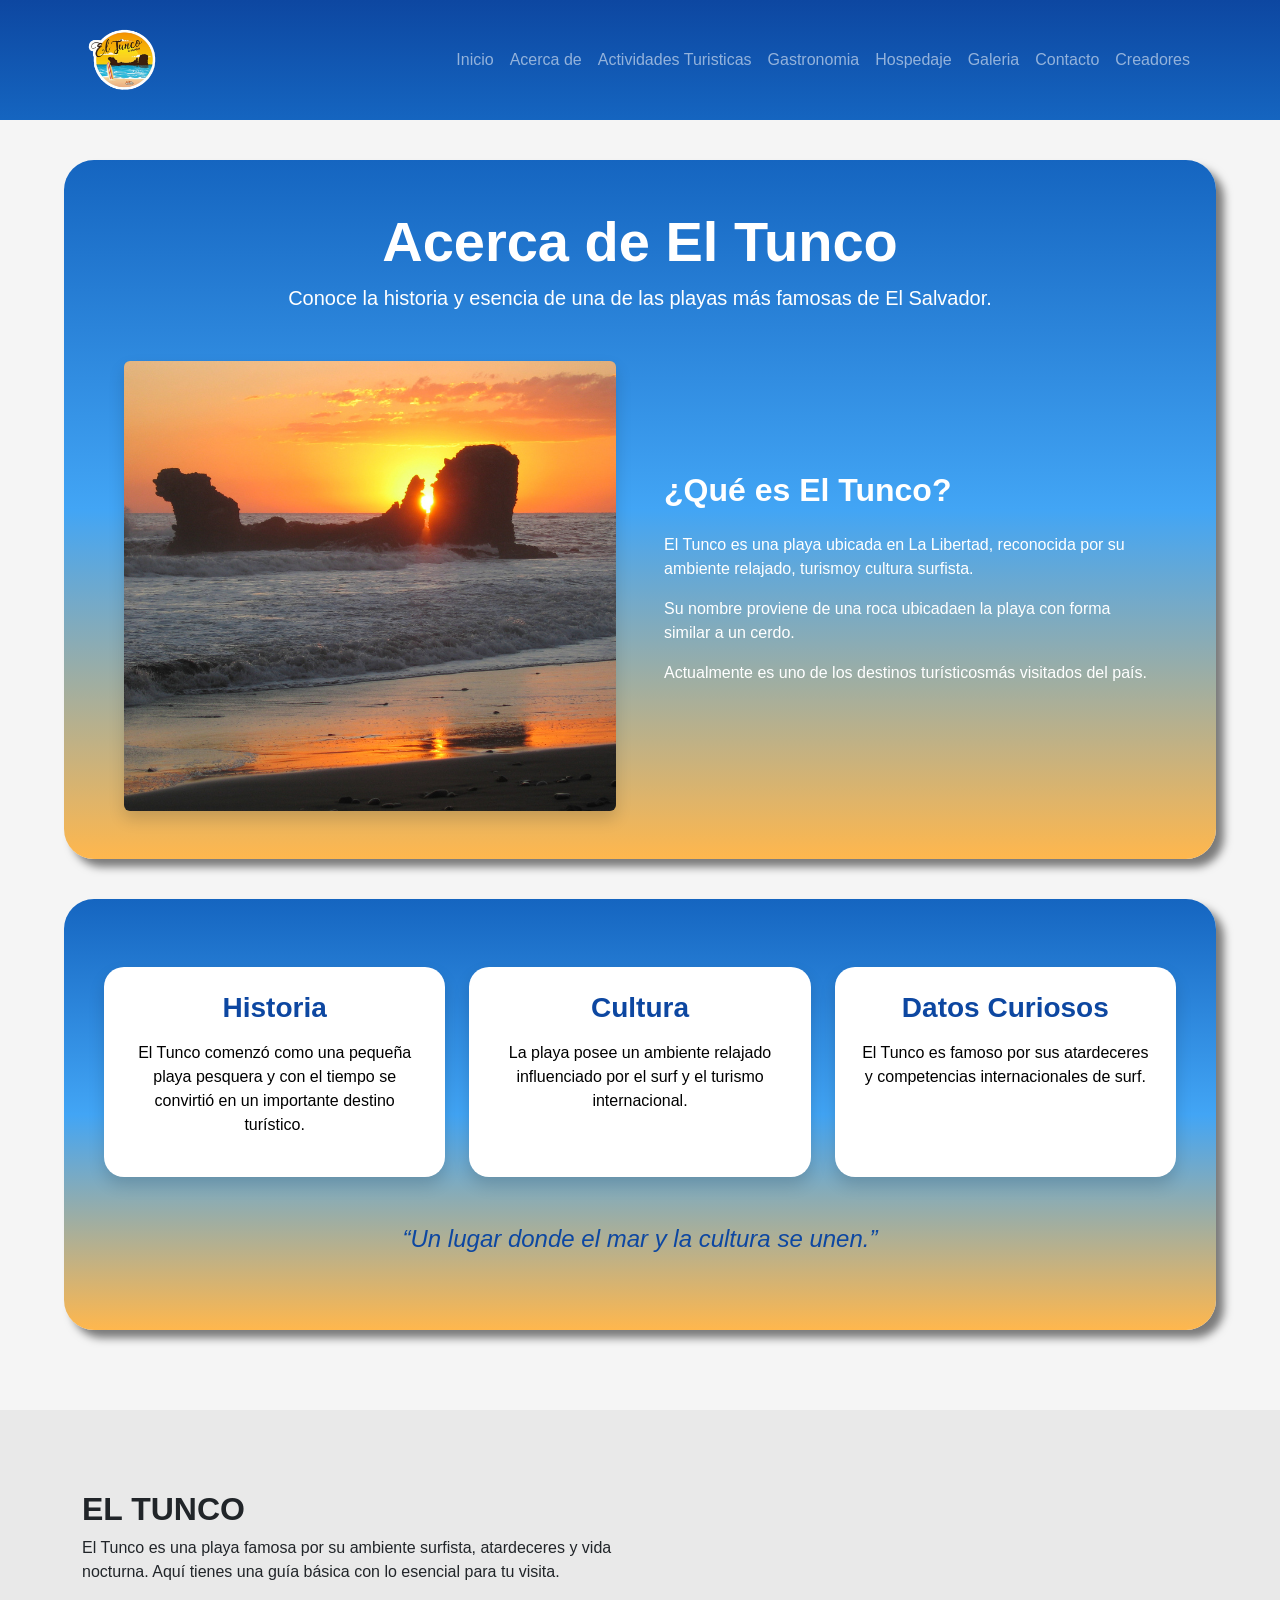
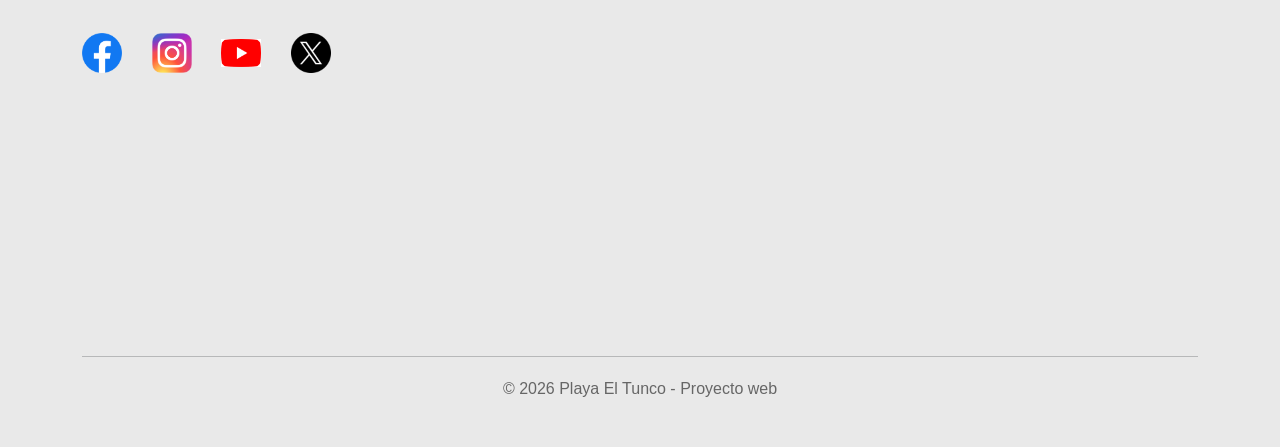
<file: acerca-de.html>
<!DOCTYPE html>
<html lang="en">

<head>
    <meta charset="UTF-8">
    <meta name="viewport" content="width=device-width, initial-scale=1.0">
    <link href="https://cdn.jsdelivr.net/npm/bootstrap@5.3.7/dist/css/bootstrap.min.css" rel="stylesheet">
    <link rel="stylesheet" href="css/inicio.css">
    <link rel="stylesheet" href="css/acerca-de.css">
    <title>El Tunco | Acerca de</title>
</head>

<body>

    <nav class="navbar navbar-expand-lg navbar-dark ">
        <div class="container">
            <a href="index.html" class="navbar-brand fw-bold">
                <img src="img/tunco_logo.png" alt="tunco_logo" width="80" height="80" />
            </a>
            <button class="navbar-toggler" type="button" data-bs-toggle="collapse" data-bs-target="#menu">
                <span class="navbar-toggler-icon"></span>
            </button>
            <div class="collapse navbar-collapse" id="menu">
                <ul class="navbar-nav ms-auto">
                    <li class="nav-item">
                        <a href="index.html" class="nav-link">Inicio </a>
                    </li>
                    <li class="nav-item">
                        <a href="acerca-de.html" class="nav-link">Acerca de </a>
                    </li>
                    <li class="nav-item">
                        <a href="Actividades.html" class="nav-link">Actividades Turisticas</a>
                    </li>
                    <li class="nav-item">
                        <a href="gastronomia.html" class="nav-link">Gastronomia</a>
                    </li>
                    <li class="nav-item">
                        <a href="hospedaje.html" class="nav-link">Hospedaje</a>
                    </li>
                    <li class="nav-item">
                        <a href="galerias.html" class="nav-link">Galeria</a>
                    </li>
                    <li class="nav-item">
                        <a href="contacto.html" class="nav-link">Contacto</a>
                    </li>
                    <li class="nav-item">
                        <a href="creadores.html" class="nav-link">Creadores</a>
                    </li>
                </ul>
            </div>
        </div>
    </nav>

    <section class="acerca container py-5">
        <div class="text-center mb-5">
            <h1 class="fw-bold display-4">Acerca de El Tunco</h1>
            <p class="lead">Conoce la historia y esencia de una de las playas más famosas de El Salvador.</p>
        </div>
        <div class="row align-items-center g-5">
            <div class="col-lg-6">
                <img src="img/acerca1.jpg" class="img-fluid rounded shadow">
            </div>
            <div class="col-lg-6">
                <h2 class="fw-bold mb-4">¿Qué es El Tunco? </h2>
                <p>El Tunco es una playa ubicada en La Libertad, reconocida por su ambiente relajado, turismoy cultura surfista.</p>                
                <p>Su nombre proviene de una roca ubicadaen la playa con forma similar a un cerdo.</p>
                <p>Actualmente es uno de los destinos turísticosmás visitados del país.</p>
            </div>
        </div>
    </section>

    <section class="contenedor-cards py-5">
        <section class="cards-info container">
            <div class="row g-4">
                <!-- CARD 1 -->
                <div class="col-md-4">
                    <div class="info-card text-center p-4 shadow">
                        <h3 class="fw-bold mb-3">Historia</h3>
                        <p> El Tunco comenzó como una pequeña playa pesquera y con el tiempo se convirtió en un
                            importante destino turístico.</p>
                    </div>
                </div>
                <div class="col-md-4">
                    <div class="info-card text-center p-4 shadow">
                        <h3 class="fw-bold mb-3"> Cultura</h3>
                        <p>La playa posee un ambiente relajado influenciado por el surf y el turismo internacional.</p>
                    </div>
                </div>
                <div class="col-md-4">
                    <div class="info-card text-center p-4 shadow">
                        <h3 class="fw-bold mb-3">Datos Curiosos</h3>
                        <p>El Tunco es famoso por sus atardeceres y competencias internacionales de surf.</p>
                    </div>
                </div>
            </div>
            <div class="frase text-center mt-5">
                <h4>“Un lugar donde el mar y la cultura se unen.”</h4>
            </div>
        </section>
    </section>

    <footer class="footer">
        <div class="container">
            <div class="row">
                <div class="col-lg-6 mb-5">
                    <h2 class="footer-logo"><strong>EL TUNCO</strong></h2>
                    <p class="footer-texto">
                        El Tunco es una playa famosa por su ambiente surfista, atardeceres y vida nocturna.
                        Aquí tienes una guía básica con lo esencial para tu visita.
                    </p>
                    <div class="redes">
                        <a href="https://www.facebook.com/ElTuncoBeach503/">
                            <img src="img/facebook.png" alt="Facebook" class="icon-redes">
                        </a>
                        <a href="https://www.instagram.com/eltuncosv/">
                            <img src="img/insta.png" alt="Instagram" class="icon-redes">
                        </a>
                        <a href="https://www.youtube.com/results?search_query=el+tunco">
                            <img src="img/youtube.png" alt="YouTube" class="icon-redes">
                        </a>
                        <a href="https://x.com/PlayaElTunco">
                            <img src="img/tweter.png" alt="Twitter" class="icon-redes">
                        </a>
                    </div>
                </div>
                <div class="col-lg-6">
                    <div class="row">
                        <iframe
                            src="https://www.google.com/maps/embed?pb=!1m18!1m12!1m3!1d3879.6675951270563!2d-89.38248575!3d13.494568799999998!2m3!1f0!2f0!3f0!3m2!1i1024!2i768!4f13.1!3m3!1m2!1s0x8f7cd59e5bd0d10b%3A0xdb39264a9c3fd0a8!2sEl%20Tunco!5e0!3m2!1ses!2ssv!4v1779471535975!5m2!1ses!2ssv"
                            width="600" height="450" style="border:0;" allowfullscreen="" loading="lazy"
                            referrerpolicy="no-referrer-when-downgrade"></iframe>
                    </div>
                </div>
            </div>
            <hr>
            <div class="text-center">
                <p class="copyright"> © 2026 Playa El Tunco - Proyecto web </p>
            </div>
        </div>
    </footer>
    <script src="https://cdn.jsdelivr.net/npm/bootstrap@5.3.7/dist/js/bootstrap.bundle.min.js"></script>
</body>

</html>
</file>
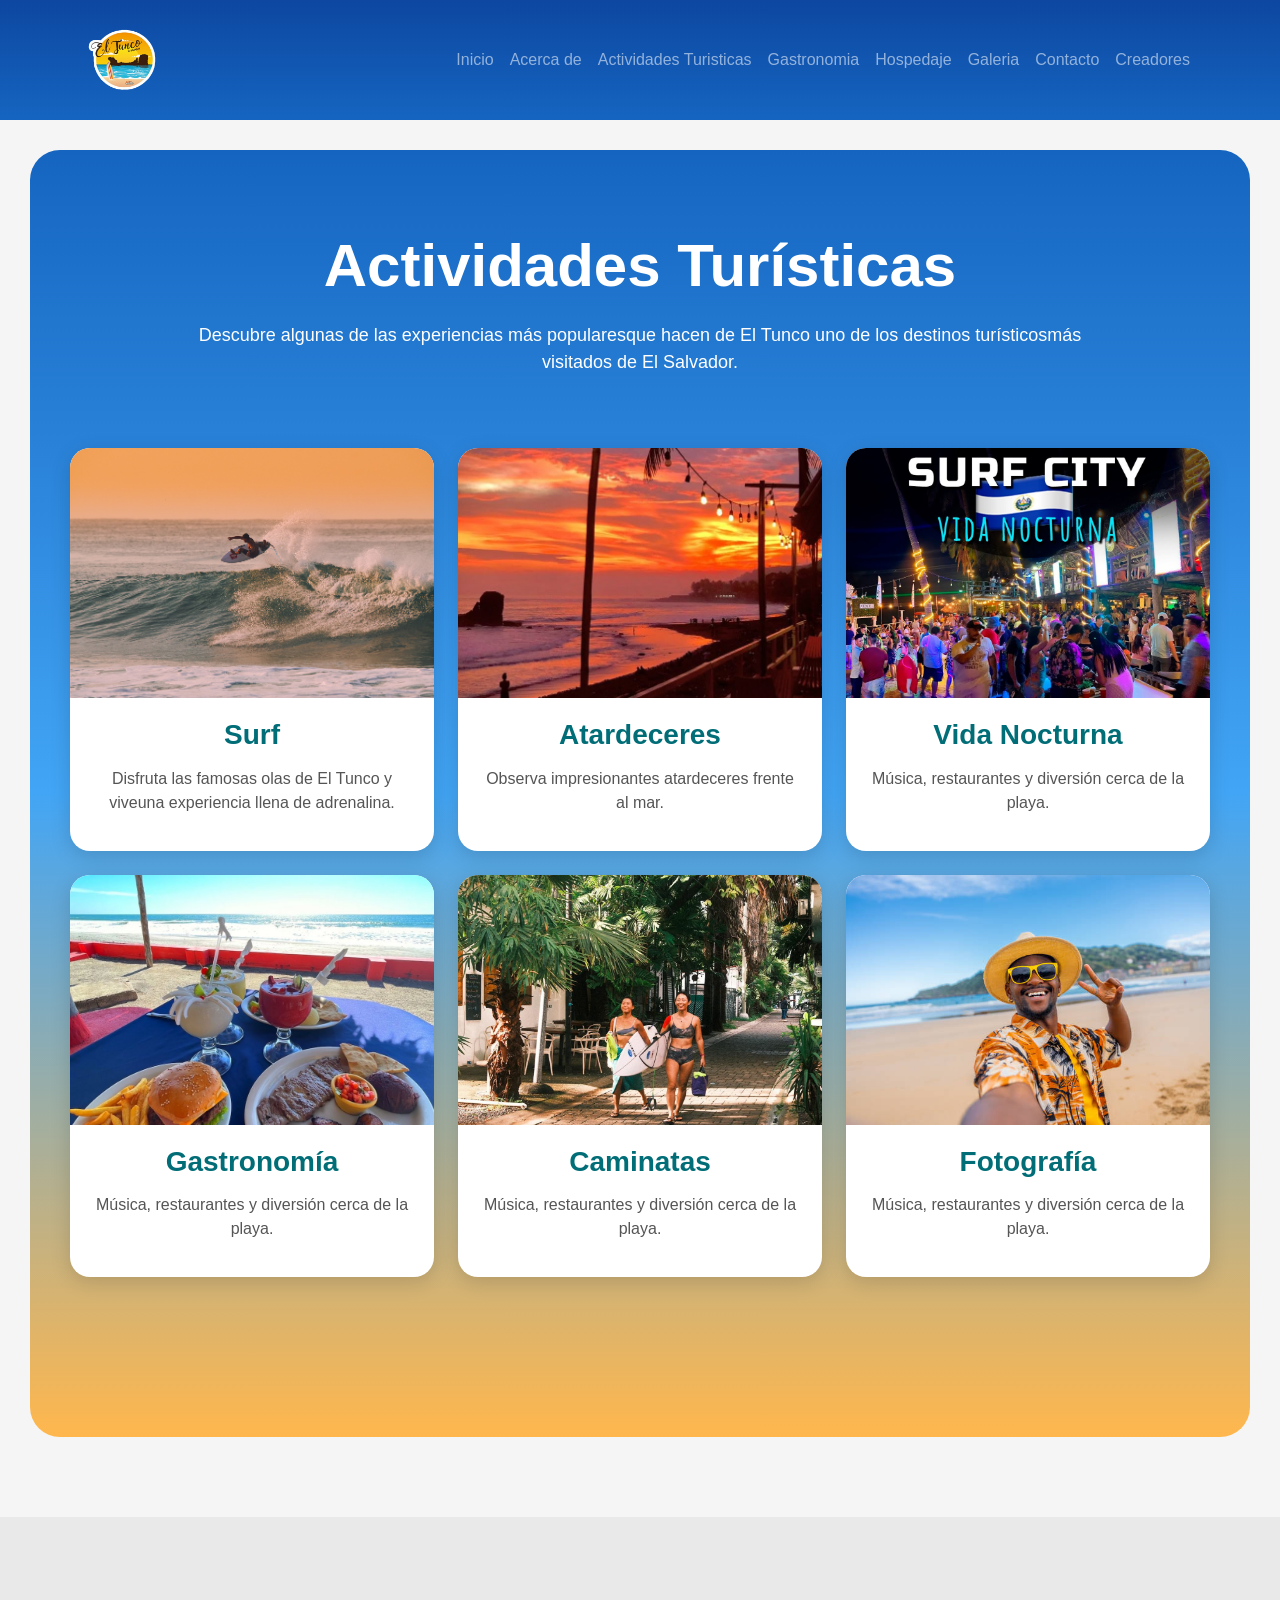
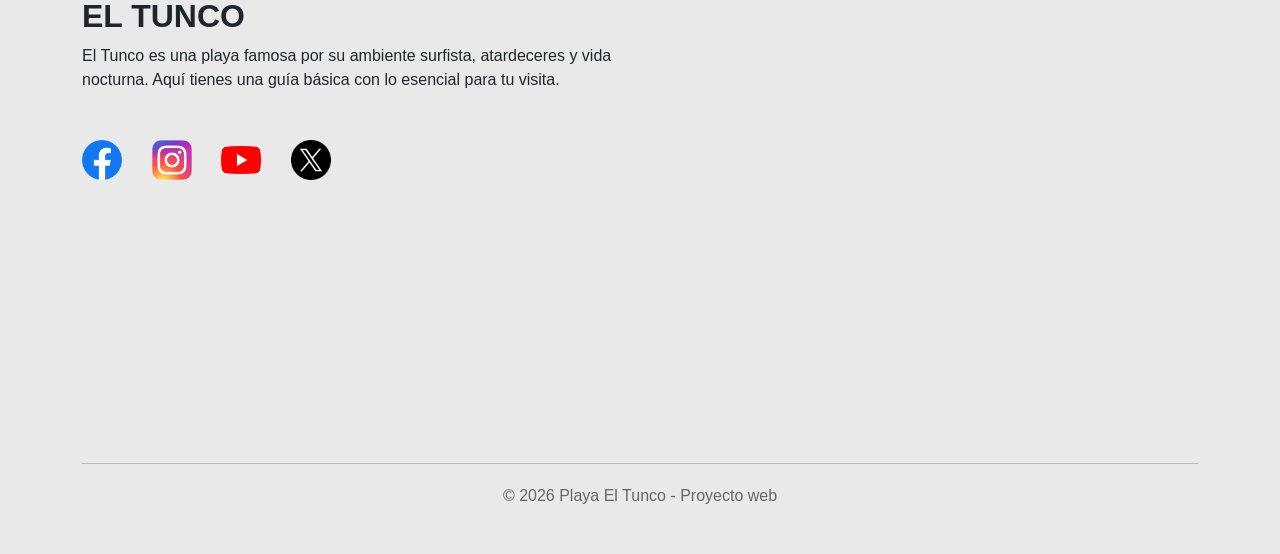
<file: Actividades.html>
<!DOCTYPE html>
<html lang="en">

<head>
    <meta charset="UTF-8">
    <meta name="viewport" content="width=device-width, initial-scale=1.0">
    <link href="https://cdn.jsdelivr.net/npm/bootstrap@5.3.7/dist/css/bootstrap.min.css" rel="stylesheet">
    <link rel="stylesheet" href="css/inicio.css">
    <link rel="stylesheet" href="css/actividades.css">
    <title>El Tunco | Actividades Turisticas</title>
</head>

<body>

    <nav class="navbar navbar-expand-lg navbar-dark ">
        <div class="container">
            <a href="index.html" class="navbar-brand fw-bold">
                <img src="img/tunco_logo.png" alt="tunco_logo" width="80" height="80" />
            </a>
            <button class="navbar-toggler" type="button" data-bs-toggle="collapse" data-bs-target="#menu">
                <span class="navbar-toggler-icon"></span>
            </button>
            <div class="collapse navbar-collapse" id="menu">
                <ul class="navbar-nav ms-auto">
                    <li class="nav-item">
                        <a href="index.html" class="nav-link">Inicio </a>
                    </li>
                    <li class="nav-item">
                        <a href="acerca-de.html" class="nav-link">Acerca de </a>
                    </li>
                    <li class="nav-item">
                        <a href="Actividades.html" class="nav-link">Actividades Turisticas</a>
                    </li>
                    <li class="nav-item">
                        <a href="gastronomia.html" class="nav-link">Gastronomia</a>
                    </li>
                    <li class="nav-item">
                        <a href="hospedaje.html" class="nav-link">Hospedaje</a>
                    </li>
                    <li class="nav-item">
                        <a href="galerias.html" class="nav-link">Galeria</a>
                    </li>
                    <li class="nav-item">
                        <a href="contacto.html" class="nav-link">Contacto</a>
                    </li>
                    <li class="nav-item">
                        <a href="creadores.html" class="nav-link">Creadores</a>
                    </li>
                </ul>
            </div>
        </div>
    </nav>

    <section class="fondoActividades">
        <section class="actividadesTuristicas container text-center">
            <h1 class="titulo">Actividades Turísticas</h1>
            <p class="descripcion">Descubre algunas de las experiencias más popularesque hacen de El Tunco uno de los destinos turísticosmás visitados de El Salvador.</p>
            <div class="row g-4 mt-5">
                <div class="col-md-6 col-lg-4">
                    <div class="modal-card" data-bs-toggle="modal" data-bs-target="#modal1">
                        <img src="img/surf.jpg" class="imagen-card">
                        <div class="contenido-card">
                            <h3> Surf</h3>
                            <p>Disfruta las famosas olas de El Tunco y viveuna experiencia llena de adrenalina.</p>
                        </div>
                    </div>
                </div>
                <div class="col-md-6 col-lg-4">
                    <div class="modal-card" data-bs-toggle="modal" data-bs-target="#modal2">
                        <img src="img/atardecer.jpg" class="imagen-card">
                        <div class="contenido-card">
                            <h3>Atardeceres</h3>
                            <p>Observa impresionantes atardeceres frente al mar.</p>
                        </div>
                    </div>
                </div>
                <div class="col-md-6 col-lg-4">
                    <div class="modal-card" data-bs-toggle="modal" data-bs-target="#modal3">
                        <img src="img/nocturna.jpg" class="imagen-card">
                        <div class="contenido-card">
                            <h3>Vida Nocturna</h3>
                            <p> Música, restaurantes y diversión cerca de la playa.</p>
                        </div>
                    </div>
                </div>
                <div class="col-md-6 col-lg-4">
                    <div class="modal-card" data-bs-toggle="modal" data-bs-target="#modal4">
                        <img src="img/comida1.jpg" class="imagen-card">
                        <div class="contenido-card">
                            <h3>Gastronomía</h3>
                            <p> Música, restaurantes y diversión cerca de la playa.</p>
                        </div>
                    </div>
                </div>
                <div class="col-md-6 col-lg-4">
                    <div class="modal-card" data-bs-toggle="modal" data-bs-target="#modal5">
                        <img src="img/caminata.jpg" class="imagen-card">
                        <div class="contenido-card">
                            <h3>Caminatas</h3>
                            <p> Música, restaurantes y diversión cerca de la playa.</p>
                        </div>
                    </div>
                </div>
                <div class="col-md-6 col-lg-4">
                    <div class="modal-card" data-bs-toggle="modal" data-bs-target="#modal6">
                        <img src="img/fotografia.jpg" class="imagen-card">
                        <div class="contenido-card">
                            <h3>Fotografía</h3>
                            <p> Música, restaurantes y diversión cerca de la playa.</p>
                        </div>
                    </div>
                </div>
            </div>
        </section>
    </section>

    <!-- MODAL Info-->
    <div class="modal fade" id="modal1">
        <div class="modal-dialog modal-lg modal-dialog-centered">
            <div class="modal-content">
                <div class="row g-0">
                    <div class="col-md-6">
                        <img src="img/surf.jpg" class="imagen-modal">
                    </div>
                    <div class="col-md-6">
                        <div class="info-modal">
                            <h2> Surf en El Tunco</h2>
                            <p>El Tunco es reconocido internacionalmente por susexcelentes condiciones para practicar surf. Cada año,surfistas nacionales e internacionales visitan la playapara disfrutar de sus olas y del ambiente relajado quecaracteriza la zona. Tanto principiantes como expertospueden encontrar espacios ideales para practicar este deporte.</p>
                            <button class="btn btn-info" data-bs-dismiss="modal">Cerrar</button>
                        </div>
                    </div>
                </div>
            </div>
        </div>
    </div>
    <div class="modal fade" id="modal2">
        <div class="modal-dialog modal-lg modal-dialog-centered">
            <div class="modal-content">
                <div class="row g-0">
                    <div class="col-md-6">
                        <img src="img/atardecer.jpg" class="imagen-modal">
                    </div>
                    <div class="col-md-6">
                        <div class="info-modal">
                            <h2>Los Atardeceres</h2>
                            <p>Uno de los mayores atractivos de El Tunco son sus atardeceres. Cada tarde, turistas y visitantes se reúnenfrente a la playa para disfrutar de los colores del cieloy la tranquilidad del océano. Es una experiencia perfectapara relajarse y tomar fotografías.</p>
                            <button class="btn btn-info" data-bs-dismiss="modal">Cerrar</button>
                        </div>
                    </div>
                </div>
            </div>
        </div>
    </div>
    <div class="modal fade" id="modal3">
        <div class="modal-dialog modal-lg modal-dialog-centered">
            <div class="modal-content">
                <div class="row g-0">
                    <div class="col-md-6">
                        <img src="img/nocturna.jpg" class="imagen-modal">
                    </div>
                    <div class="col-md-6">
                        <div class="info-modal">
                            <h2>La Vida Nocturna</h2>
                            <p>Durante la noche, El Tunco se transforma en un lugar llenode música y ambiente turístico. Sus restaurantes, bares ycafeterías ofrecen entretenimiento para visitantes nacionalese internacionales, convirtiéndolo en uno de los lugares másvisitados de la zona costera.</p>
                            <button class="btn btn-info" data-bs-dismiss="modal">Cerrar</button>
                        </div>
                    </div>
                </div>
            </div>
        </div>
    </div>
    <div class="modal fade" id="modal4">
        <div class="modal-dialog modal-lg modal-dialog-centered">
            <div class="modal-content">
                <div class="row g-0">
                    <div class="col-md-6">
                        <img src="img/comida1.jpg" class="imagen-modal">
                    </div>
                    <div class="col-md-6">
                        <div class="info-modal">
                            <h2>Deliciosa Gastronomía</h2>
                            <p>La gastronomía en El Tunco combina sabores típicos salvadoreños con comida internacional. Los visitantes pueden disfrutar de mariscos frescos, pupusas, bebidas tropicales y diferentes platillos frente al mar, creando una experiencia gastronómica única.</p>
                            <button class="btn btn-info" data-bs-dismiss="modal">Cerrar</button>
                        </div>
                    </div>
                </div>
            </div>
        </div>
    </div>
    <div class="modal fade" id="modal5">
        <div class="modal-dialog modal-lg modal-dialog-centered">
            <div class="modal-content">
                <div class="row g-0">
                    <div class="col-md-6">
                        <img src="img/caminata.jpg" class="imagen-modal">
                    </div>
                    <div class="col-md-6">
                        <div class="info-modal">
                            <h2>Caminatas en la Playa</h2>
                            <p>Las caminatas por la playa son una de las actividades más relajantes de El Tunco. Los visitantes pueden recorrer la costa mientras disfrutan de la brisa marina, las olas y las vistas naturales que ofrece este destino turístico.</p>
                            <button class="btn btn-info" data-bs-dismiss="modal">Cerrar</button>
                        </div>
                    </div>
                </div>
            </div>
        </div>
    </div>
    <div class="modal fade" id="modal6">
        <div class="modal-dialog modal-lg modal-dialog-centered">
            <div class="modal-content">
                <div class="row g-0">
                    <div class="col-md-6">
                        <img src="img/fotografia.jpg" class="imagen-modal">
                    </div>
                    <div class="col-md-6">
                        <div class="info-modal">
                            <h2>Fotografía y paisajes</h2>
                            <p>El Tunco ofrece escenarios ideales para la fotografía gracias a sus paisajes naturales, atardeceres y ambiente turístico. Muchos visitantes aprovechan la playa para capturar recuerdos y compartir la belleza del lugar.</p>
                            <button class="btn btn-info" data-bs-dismiss="modal">Cerrar</button>
                        </div>
                    </div>
                </div>
            </div>
        </div>
    </div>


    <footer class="footer">
        <div class="container">
            <div class="row">
                <div class="col-lg-6 mb-5">
                    <h2 class="footer-logo"><strong>EL TUNCO</strong></h2>
                    <p class="footer-texto">
                        El Tunco es una playa famosa por su ambiente surfista, atardeceres y vida nocturna.
                        Aquí tienes una guía básica con lo esencial para tu visita.
                    </p>
                    <div class="redes">
                        <a href="https://www.facebook.com/ElTuncoBeach503/">
                            <img src="img/facebook.png" alt="Facebook" class="icon-redes">
                        </a>
                        <a href="https://www.instagram.com/eltuncosv/">
                            <img src="img/insta.png" alt="Instagram" class="icon-redes">
                        </a>
                        <a href="https://www.youtube.com/results?search_query=el+tunco">
                            <img src="img/youtube.png" alt="YouTube" class="icon-redes">
                        </a>
                        <a href="https://x.com/PlayaElTunco">
                            <img src="img/tweter.png" alt="Twitter" class="icon-redes">
                        </a>
                    </div>
                </div>
                <div class="col-lg-6">
                    <div class="row">
                        <iframe
                            src="https://www.google.com/maps/embed?pb=!1m18!1m12!1m3!1d3879.6675951270563!2d-89.38248575!3d13.494568799999998!2m3!1f0!2f0!3f0!3m2!1i1024!2i768!4f13.1!3m3!1m2!1s0x8f7cd59e5bd0d10b%3A0xdb39264a9c3fd0a8!2sEl%20Tunco!5e0!3m2!1ses!2ssv!4v1779471535975!5m2!1ses!2ssv"
                            width="600" height="450" style="border:0;" allowfullscreen="" loading="lazy"
                            referrerpolicy="no-referrer-when-downgrade"></iframe>
                    </div>
                </div>
            </div>
            <hr>
            <div class="text-center">
                <p class="copyright"> © 2026 Playa El Tunco - Proyecto web </p>
            </div>
        </div>
    </footer>
    <script src="https://cdn.jsdelivr.net/npm/bootstrap@5.3.7/dist/js/bootstrap.bundle.min.js"></script>
</body>

</html>
</file>
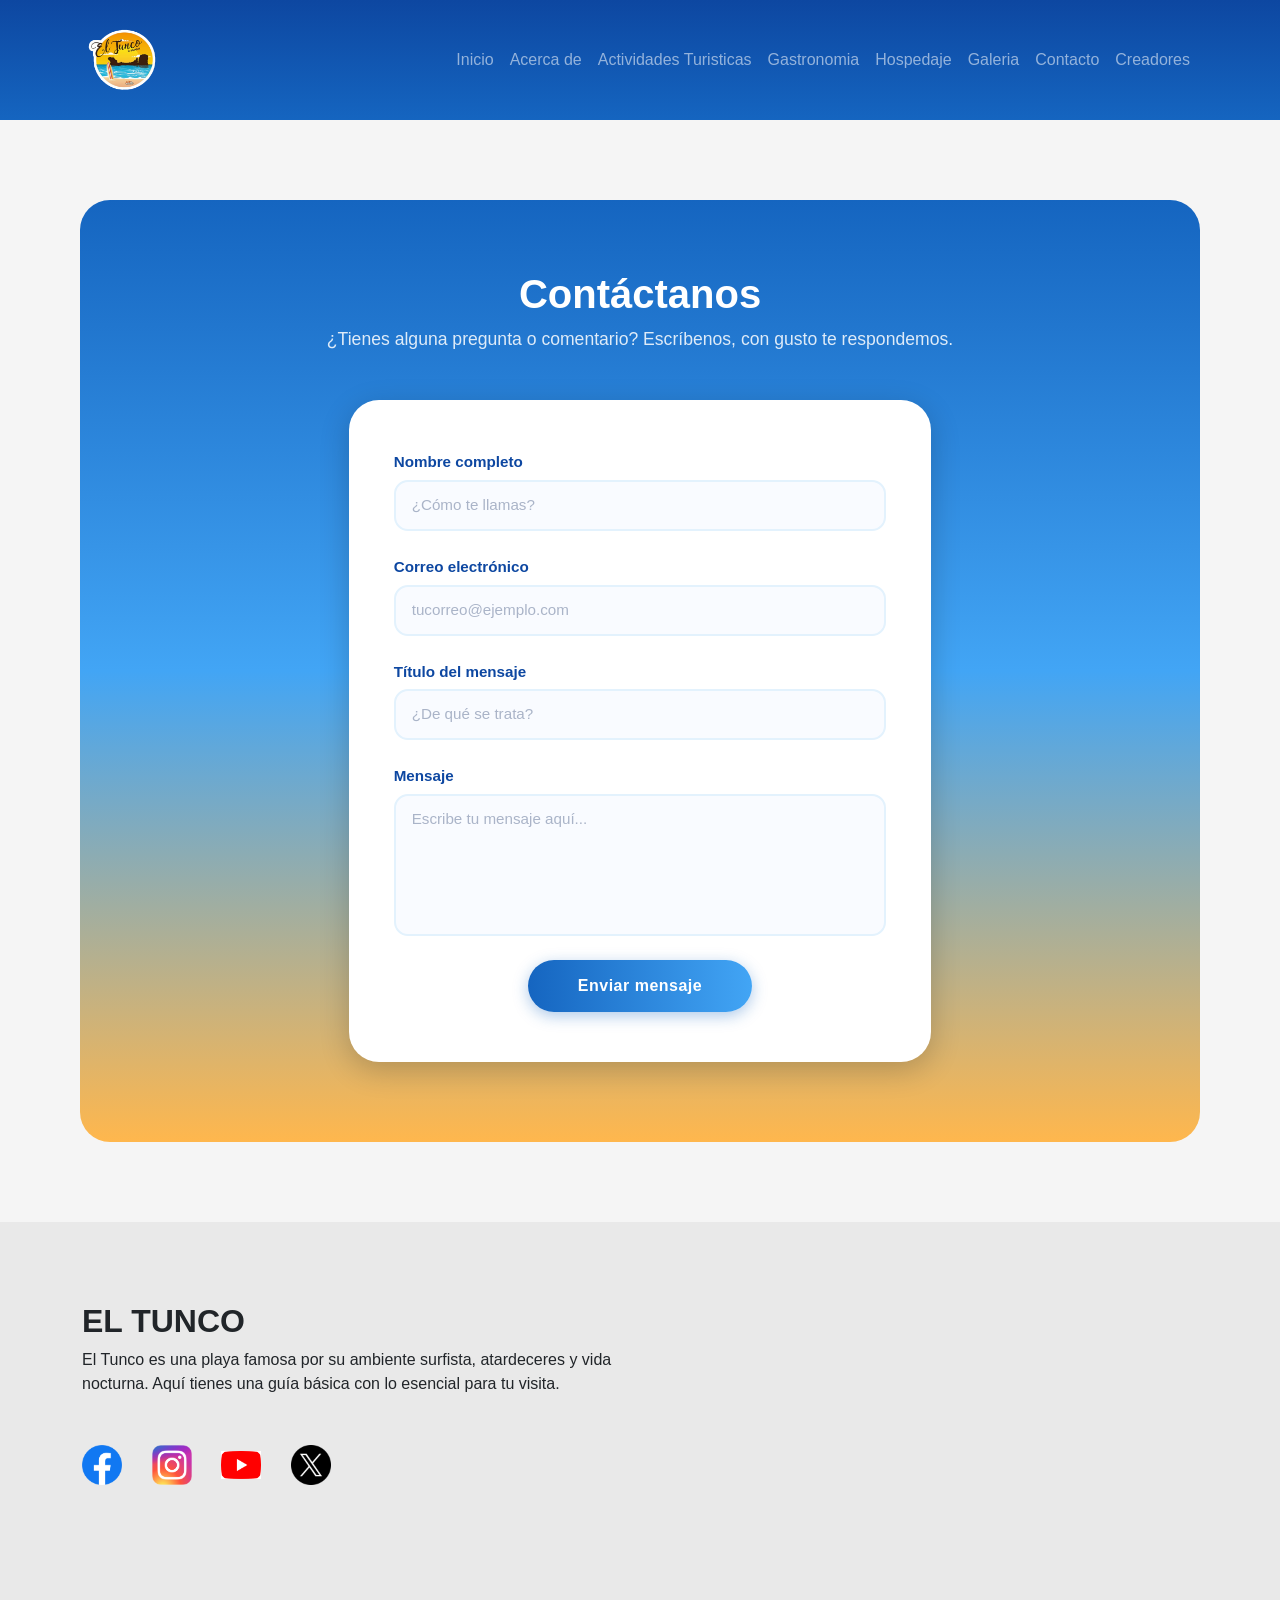
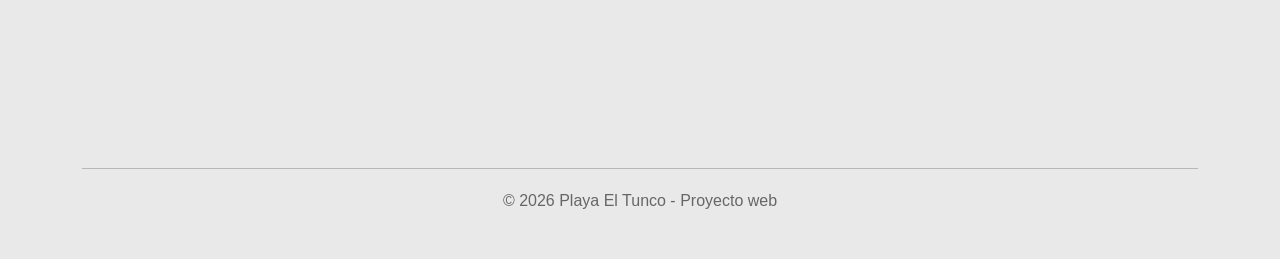
<file: contacto.html>
<!DOCTYPE html>
<html lang="en">
<head>
    <meta charset="UTF-8">
    <meta name="viewport" content="width=device-width, initial-scale=1.0">
    <link href="https://cdn.jsdelivr.net/npm/bootstrap@5.3.7/dist/css/bootstrap.min.css" rel="stylesheet">
    <link rel="stylesheet" href="css/inicio.css">
    <link rel="stylesheet" href="css/contacto.css">
    <title>El Tunco | Contacto</title>
</head>
<body>
    
    <nav class="navbar navbar-expand-lg navbar-dark">
        <div class="container">
            <a href="index.html" class="navbar-brand fw-bold">
                <img src="img/tunco_logo.png" alt="tunco_logo" width="80" height="80"/>
            </a>
            <button class="navbar-toggler" type="button" data-bs-toggle="collapse" data-bs-target="#menu">
                <span class="navbar-toggler-icon"></span>
            </button>
            <div class="collapse navbar-collapse" id="menu">
                <ul class="navbar-nav ms-auto">
                    <li class="nav-item"><a href="index.html" class="nav-link">Inicio</a></li>
                    <li class="nav-item"><a href="acerca-de.html" class="nav-link">Acerca de</a></li>
                    <li class="nav-item"><a href="Actividades.html" class="nav-link">Actividades Turisticas</a></li>
                    <li class="nav-item"><a href="gastronomia.html" class="nav-link">Gastronomia</a></li>
                    <li class="nav-item"><a href="hospedaje.html" class="nav-link">Hospedaje</a></li>
                    <li class="nav-item"><a href="galerias.html" class="nav-link">Galeria</a></li>
                    <li class="nav-item"><a href="contacto.html" class="nav-link">Contacto</a></li>
                    <li class="nav-item"><a href="creadores.html" class="nav-link">Creadores</a></li>
                </ul>
            </div>
        </div>
    </nav>

    <section class="seccion-contacto">
        <div class="container">
            <div class="text-center mb-5">
                <h2 class="contacto-titulo fw-bold">Contáctanos</h2>
                <p class="contacto-subtitulo">¿Tienes alguna pregunta o comentario? Escríbenos, con gusto te respondemos.</p>
            </div>

            <div class="row justify-content-center">
                <div class="col-lg-7 col-md-10">
                    <div class="formulario-card">
                        <div class="mb-4">
                            <label class="form-label etiqueta">Nombre completo</label>
                            <input type="text" class="form-control campo" placeholder="¿Cómo te llamas?">
                        </div>
                        <div class="mb-4">
                            <label class="form-label etiqueta">Correo electrónico</label>
                            <input type="email" class="form-control campo" placeholder="tucorreo@ejemplo.com">
                        </div>
                        <div class="mb-4">
                            <label class="form-label etiqueta">Título del mensaje</label>
                            <input type="text" class="form-control campo" placeholder="¿De qué se trata?">
                        </div>
                        <div class="mb-4">
                            <label class="form-label etiqueta">Mensaje</label>
                            <textarea class="form-control campo" rows="5" placeholder="Escribe tu mensaje aquí..."></textarea>
                        </div>
                        <div class="text-center">
                            <button class="btn-enviar">Enviar mensaje</button>
                        </div>
                    </div>
                </div>
            </div>
        </div>
    </section>

    <footer class="footer">
        <div class="container">
            <div class="row">
                <div class="col-lg-6 mb-5">
                    <h2 class="footer-logo"><strong>EL TUNCO</strong></h2>
                    <p class="footer-texto">
                        El Tunco es una playa famosa por su ambiente surfista, atardeceres y vida nocturna.
                        Aquí tienes una guía básica con lo esencial para tu visita.
                    </p>
                    <div class="redes">
                        <a href="https://www.facebook.com/ElTuncoBeach503/">
                            <img src="img/facebook.png" alt="Facebook" class="icon-redes">
                        </a>
                        <a href="https://www.instagram.com/eltuncosv/">
                            <img src="img/insta.png" alt="Instagram" class="icon-redes">
                        </a>
                        <a href="https://www.youtube.com/results?search_query=el+tunco">
                            <img src="img/youtube.png" alt="YouTube" class="icon-redes">
                        </a>
                        <a href="https://x.com/PlayaElTunco">
                            <img src="img/tweter.png" alt="Twitter" class="icon-redes">
                        </a>
                    </div>
                </div>
                <div class="col-lg-6">
                    <div class="row">
                        <iframe src="https://www.google.com/maps/embed?pb=!1m18!1m12!1m3!1d3879.6675951270563!2d-89.38248575!3d13.494568799999998!2m3!1f0!2f0!3f0!3m2!1i1024!2i768!4f13.1!3m3!1m2!1s0x8f7cd59e5bd0d10b%3A0xdb39264a9c3fd0a8!2sEl%20Tunco!5e0!3m2!1ses!2ssv!4v1779471535975!5m2!1ses!2ssv" width="600" height="450" style="border:0;" allowfullscreen="" loading="lazy" referrerpolicy="no-referrer-when-downgrade"></iframe>
                    </div>
                </div>
            </div>
            <hr>
            <div class="text-center">
                <p class="copyright"> © 2026 Playa El Tunco - Proyecto web </p>
            </div>
        </div>
    </footer>

    <script src="https://cdn.jsdelivr.net/npm/bootstrap@5.3.7/dist/js/bootstrap.bundle.min.js"></script>
</body>
</html>
</file>
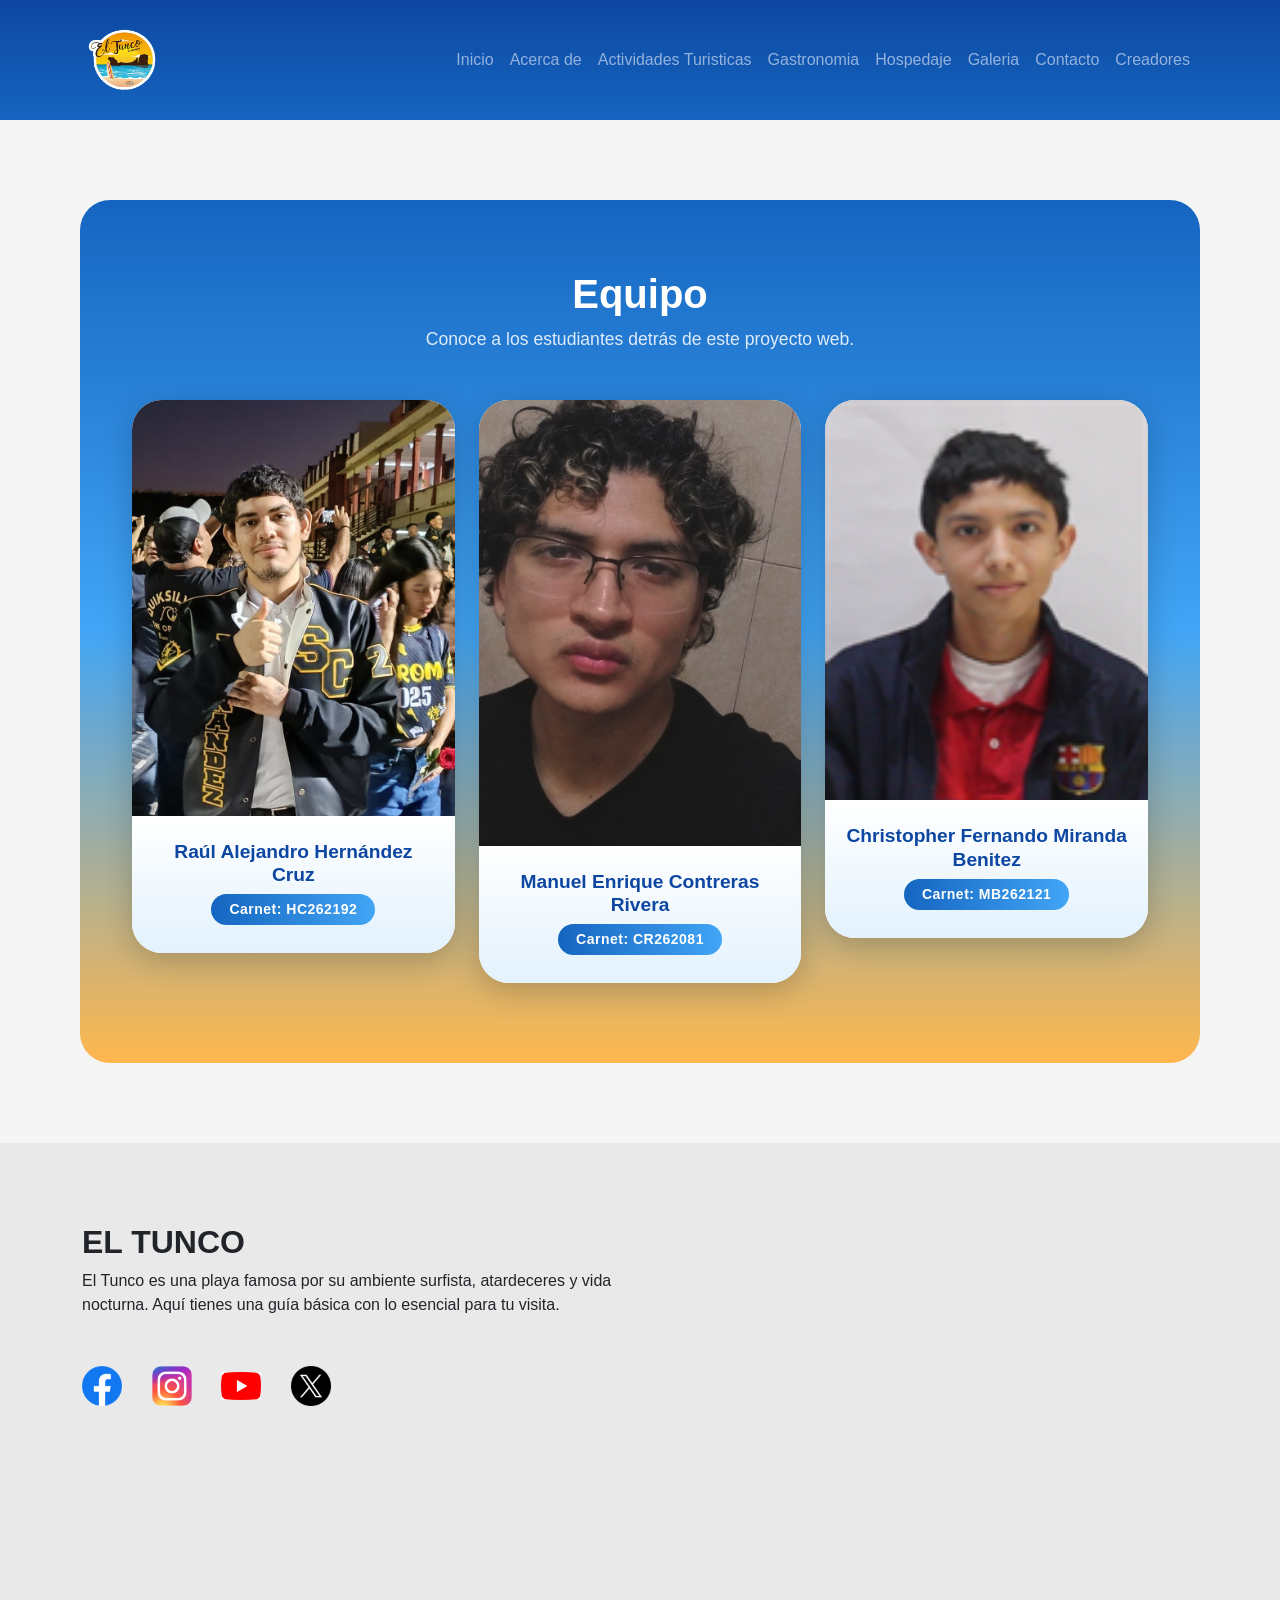
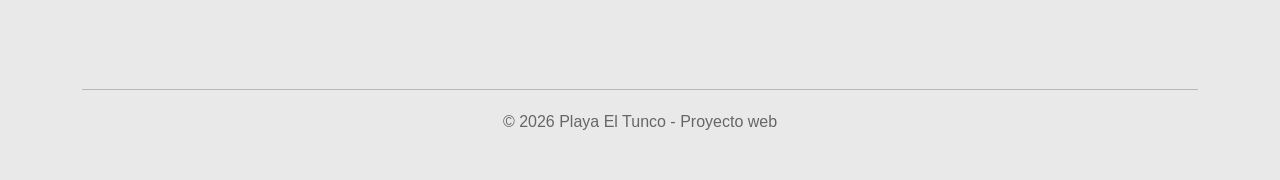
<file: creadores.html>
<!DOCTYPE html>
<html lang="en">
<head>
    <meta charset="UTF-8">
    <meta name="viewport" content="width=device-width, initial-scale=1.0">
    <link href="https://cdn.jsdelivr.net/npm/bootstrap@5.3.7/dist/css/bootstrap.min.css" rel="stylesheet">
    <link rel="stylesheet" href="css/inicio.css">
    <link rel="stylesheet" href="css/creadores.css">
    <title>El Tunco | Creadores</title>
</head>
<body>
    
    <nav class="navbar navbar-expand-lg navbar-dark">
        <div class="container">
            <a href="index.html" class="navbar-brand fw-bold">
                <img src="img/tunco_logo.png" alt="tunco_logo" width="80" height="80"/>
            </a>
            <button class="navbar-toggler" type="button" data-bs-toggle="collapse" data-bs-target="#menu">
                <span class="navbar-toggler-icon"></span>
            </button>
            <div class="collapse navbar-collapse" id="menu">
                <ul class="navbar-nav ms-auto">
                    <li class="nav-item"><a href="index.html" class="nav-link">Inicio</a></li>
                    <li class="nav-item"><a href="acerca-de.html" class="nav-link">Acerca de</a></li>
                    <li class="nav-item"><a href="Actividades.html" class="nav-link">Actividades Turisticas</a></li>
                    <li class="nav-item"><a href="gastronomia.html" class="nav-link">Gastronomia</a></li>
                    <li class="nav-item"><a href="hospedaje.html" class="nav-link">Hospedaje</a></li>
                    <li class="nav-item"><a href="galerias.html" class="nav-link">Galeria</a></li>
                    <li class="nav-item"><a href="contacto.html" class="nav-link">Contacto</a></li>
                    <li class="nav-item"><a href="creadores.html" class="nav-link">Creadores</a></li>
                </ul>
            </div>
        </div>
    </nav>

    <section class="seccion-creadores">
        <div class="container">
            <div class="text-center mb-5">
                <h2 class="creadores-titulo fw-bold">Equipo</h2>
                <p class="creadores-subtitulo">Conoce a los estudiantes detrás de este proyecto web.</p>
            </div>
            <div class="row g-4 justify-content-center">

                <div class="col-md-4 col-sm-6">
                    <div class="card-creador">
                        <div class="foto-creador">
                            <img src="img/HC262192.jpg" alt="Foto del creador">
                        </div>
                        <div class="info-creador">
                            <h4 class="nombre-creador">Raúl Alejandro Hernández Cruz</h4>
                            <span class="carnet-creador">Carnet: HC262192</span>
                        </div>
                    </div>
                </div>

                <div class="col-md-4 col-sm-6">
                    <div class="card-creador">
                        <div class="foto-creador">
                            <img src="img/CR262081.jpeg" alt="Foto del creador">
                        </div>
                        <div class="info-creador">
                            <h4 class="nombre-creador">Manuel Enrique Contreras Rivera</h4>
                            <span class="carnet-creador">Carnet: CR262081</span>
                        </div>
                    </div>
                </div>

                <div class="col-md-4 col-sm-6">
                    <div class="card-creador">
                        <div class="foto-creador">
                            <img src="img/MB262121.jpeg" alt="Foto del creador">
                        </div>
                        <div class="info-creador">
                            <h4 class="nombre-creador">Christopher Fernando Miranda Benitez</h4>
                            <span class="carnet-creador">Carnet: MB262121</span>
                        </div>
                    </div>
                </div>

            </div>
        </div>
    </section>

    <footer class="footer">
        <div class="container">
            <div class="row">
                <div class="col-lg-6 mb-5">
                    <h2 class="footer-logo"><strong>EL TUNCO</strong></h2>
                    <p class="footer-texto">
                        El Tunco es una playa famosa por su ambiente surfista, atardeceres y vida nocturna.
                        Aquí tienes una guía básica con lo esencial para tu visita.
                    </p>
                    <div class="redes">
                        <a href="https://www.facebook.com/ElTuncoBeach503/">
                            <img src="img/facebook.png" alt="Facebook" class="icon-redes">
                        </a>
                        <a href="https://www.instagram.com/eltuncosv/">
                            <img src="img/insta.png" alt="Instagram" class="icon-redes">
                        </a>
                        <a href="https://www.youtube.com/results?search_query=el+tunco">
                            <img src="img/youtube.png" alt="YouTube" class="icon-redes">
                        </a>
                        <a href="https://x.com/PlayaElTunco">
                            <img src="img/tweter.png" alt="Twitter" class="icon-redes">
                        </a>
                    </div>
                </div>
                <div class="col-lg-6">
                    <div class="row">
                        <iframe src="https://www.google.com/maps/embed?pb=!1m18!1m12!1m3!1d3879.6675951270563!2d-89.38248575!3d13.494568799999998!2m3!1f0!2f0!3f0!3m2!1i1024!2i768!4f13.1!3m3!1m2!1s0x8f7cd59e5bd0d10b%3A0xdb39264a9c3fd0a8!2sEl%20Tunco!5e0!3m2!1ses!2ssv!4v1779471535975!5m2!1ses!2ssv" width="600" height="450" style="border:0;" allowfullscreen="" loading="lazy" referrerpolicy="no-referrer-when-downgrade"></iframe>
                    </div>
                </div>
            </div>
            <hr>
            <div class="text-center">
                <p class="copyright"> © 2026 Playa El Tunco - Proyecto web </p>
            </div>
        </div>
    </footer>

    <script src="https://cdn.jsdelivr.net/npm/bootstrap@5.3.7/dist/js/bootstrap.bundle.min.js"></script>
</body>
</html>
</file>
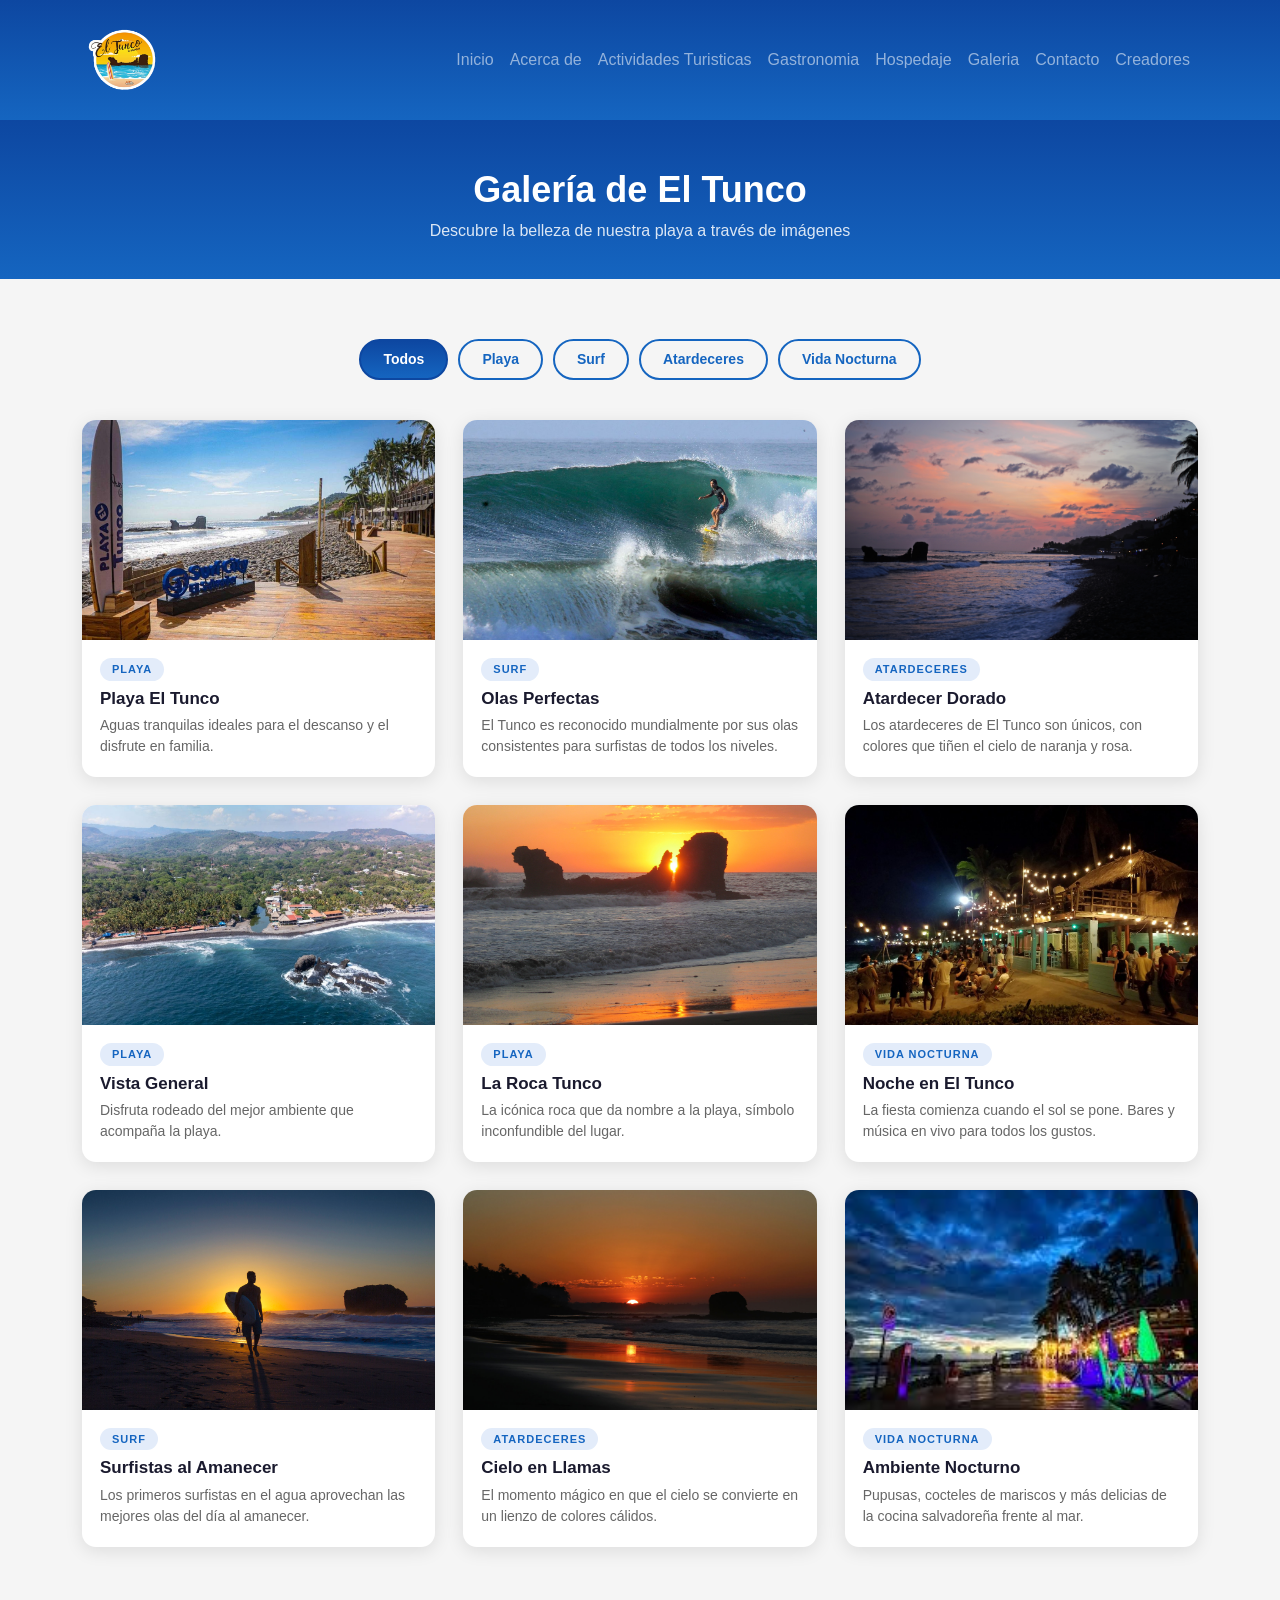
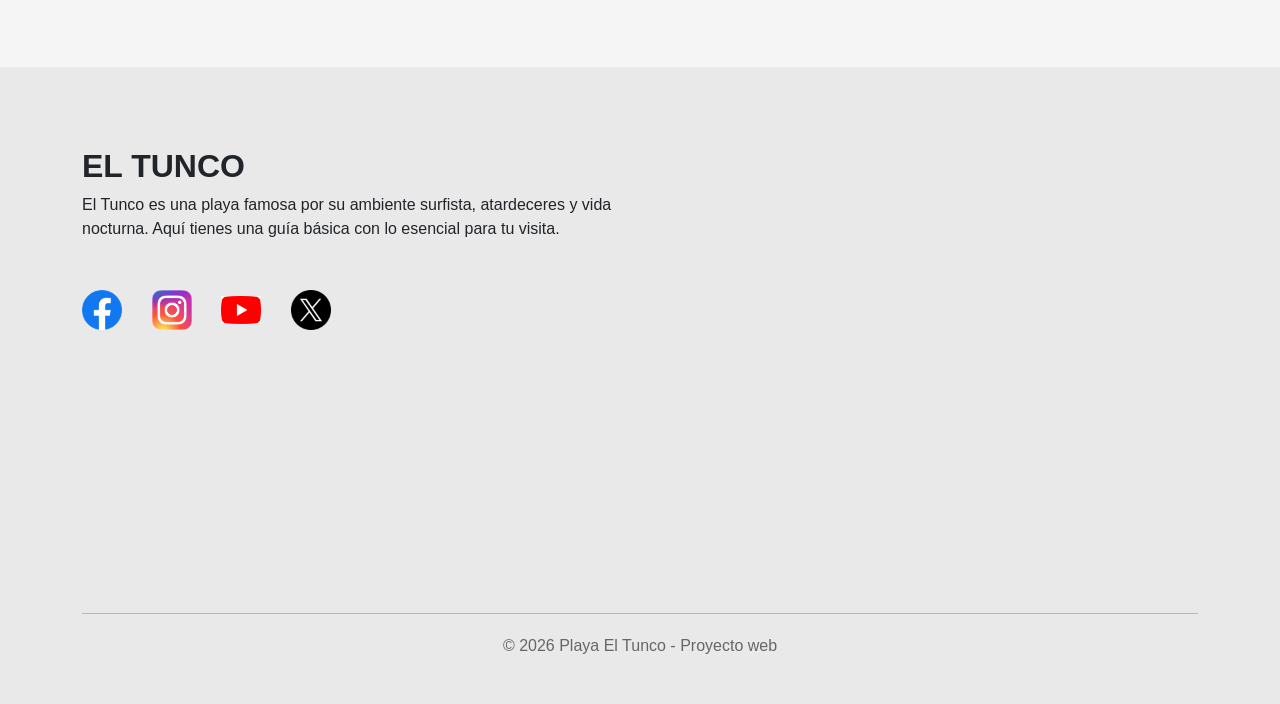
<file: galerias.html>
<!DOCTYPE html>
<html lang="en">
<head>
    <meta charset="UTF-8">
    <meta name="viewport" content="width=device-width, initial-scale=1.0">
    <link href="https://cdn.jsdelivr.net/npm/bootstrap@5.3.7/dist/css/bootstrap.min.css" rel="stylesheet">
    <link rel="stylesheet" href="css/inicio.css">
    <link rel="stylesheet" href="css/galerias.css">
    <title>El Tunco | Galeria</title>
</head>
<body>
    
    <nav class="navbar navbar-expand-lg navbar-dark">
        <div class="container">
            <a href="index.html" class="navbar-brand fw-bold">
                <img src="img/tunco_logo.png" alt="tunco_logo" width="80" height="80"/>
            </a>
            <button class="navbar-toggler" type="button" data-bs-toggle="collapse" data-bs-target="#menu">
                <span class="navbar-toggler-icon"></span>
            </button>
            <div class="collapse navbar-collapse" id="menu">
                <ul class="navbar-nav ms-auto">
                    <li class="nav-item"><a href="index.html" class="nav-link">Inicio</a></li>
                    <li class="nav-item"><a href="acerca-de.html" class="nav-link">Acerca de</a></li>
                    <li class="nav-item"><a href="Actividades.html" class="nav-link">Actividades Turisticas</a></li>
                    <li class="nav-item"><a href="gastronomia.html" class="nav-link">Gastronomia</a></li>
                    <li class="nav-item"><a href="hospedaje.html" class="nav-link">Hospedaje</a></li>
                    <li class="nav-item"><a href="galerias.html" class="nav-link">Galeria</a></li>
                    <li class="nav-item"><a href="contacto.html" class="nav-link">Contacto</a></li>
                    <li class="nav-item"><a href="creadores.html" class="nav-link">Creadores</a></li>
                </ul>
            </div>
        </div>
    </nav>

    <div class="galeria-encabezado">
        <div class="container">
            <h1>Galería de El Tunco</h1>
            <p>Descubre la belleza de nuestra playa a través de imágenes</p>
        </div>
    </div>

    <section class="galeria-section">
        <div class="container">

            <input type="radio" name="filtro" id="f-todos" class="filtro-radio" checked>
            <input type="radio" name="filtro" id="f-playa" class="filtro-radio">
            <input type="radio" name="filtro" id="f-surf" class="filtro-radio">
            <input type="radio" name="filtro" id="f-atardecer" class="filtro-radio">
            <input type="radio" name="filtro" id="f-vida-nocturna" class="filtro-radio">

            <div class="galeria-filtros">
                <label for="f-todos" class="btn-filtro">Todos</label>
                <label for="f-playa" class="btn-filtro">Playa</label>
                <label for="f-surf" class="btn-filtro">Surf</label>
                <label for="f-atardecer" class="btn-filtro">Atardeceres</label>
                <label for="f-vida-nocturna" class="btn-filtro">Vida Nocturna</label>
            </div>

            <div class="galeria-grid">

                <div class="galeria-item item-playa">
                    <a href="#foto-1" class="galeria-card">
                        <div class="galeria-img-wrapper">
                            <img src="img/tunco-12.jpg" alt="Playa El Tunco" class="galeria-img">
                            <div class="galeria-overlay"><span class="galeria-zoom"></span></div>
                        </div>
                        <div class="galeria-info">
                            <span class="galeria-categoria-tag">Playa</span>
                            <h3 class="galeria-nombre">Playa El Tunco</h3>
                            <p class="galeria-desc">Aguas tranquilas ideales para el descanso y el disfrute en familia.</p>
                        </div>
                    </a>
                </div>
                <div class="lightbox" id="foto-1">
                    <a href="#" class="lightbox-cerrar">&#10005;</a>
                    <div class="lightbox-contenido">
                        <img src="img/tunco-12.jpg" alt="Playa El Tunco" class="lightbox-img">
                        <div class="lightbox-texto">
                            <span class="lightbox-tag">Playa</span>
                            <h3 class="lightbox-titulo">Playa El Tunco</h3>
                            <p class="lightbox-desc">Aguas tranquilas ideales para el descanso y el disfrute en familia.</p>
                        </div>
                    </div>
                </div>

                <div class="galeria-item item-surf">
                    <a href="#foto-2" class="galeria-card">
                        <div class="galeria-img-wrapper">
                            <img src="img/tunco-13.jpg" alt="Surf en El Tunco" class="galeria-img">
                            <div class="galeria-overlay"><span class="galeria-zoom"></span></div>
                        </div>
                        <div class="galeria-info">
                            <span class="galeria-categoria-tag">Surf</span>
                            <h3 class="galeria-nombre">Olas Perfectas</h3>
                            <p class="galeria-desc">El Tunco es reconocido mundialmente por sus olas consistentes para surfistas de todos los niveles.</p>
                        </div>
                    </a>
                </div>
                <div class="lightbox" id="foto-2">
                    <a href="#" class="lightbox-cerrar">&#10005;</a>
                    <div class="lightbox-contenido">
                        <img src="img/tunco-13.jpg" alt="Surf en El Tunco" class="lightbox-img">
                        <div class="lightbox-texto">
                            <span class="lightbox-tag">Surf</span>
                            <h3 class="lightbox-titulo">Olas Perfectas</h3>
                            <p class="lightbox-desc">El Tunco es reconocido mundialmente por sus olas consistentes para surfistas de todos los niveles.</p>
                        </div>
                    </div>
                </div>

                <div class="galeria-item item-atardecer">
                    <a href="#foto-3" class="galeria-card">
                        <div class="galeria-img-wrapper">
                            <img src="img/tunco-05.jpg" alt="Atardecer El Tunco" class="galeria-img">
                            <div class="galeria-overlay"><span class="galeria-zoom"></span></div>
                        </div>
                        <div class="galeria-info">
                            <span class="galeria-categoria-tag">Atardeceres</span>
                            <h3 class="galeria-nombre">Atardecer Dorado</h3>
                            <p class="galeria-desc">Los atardeceres de El Tunco son únicos, con colores que tiñen el cielo de naranja y rosa.</p>
                        </div>
                    </a>
                </div>
                <div class="lightbox" id="foto-3">
                    <a href="#" class="lightbox-cerrar">&#10005;</a>
                    <div class="lightbox-contenido">
                        <img src="img/tunco-05.jpg" alt="Atardecer El Tunco" class="lightbox-img">
                        <div class="lightbox-texto">
                            <span class="lightbox-tag">Atardeceres</span>
                            <h3 class="lightbox-titulo">Atardecer Dorado</h3>
                            <p class="lightbox-desc">Los atardeceres de El Tunco son únicos, con colores que tiñen el cielo de naranja y rosa.</p>
                        </div>
                    </div>
                </div>

                <div class="galeria-item item-playa">
                    <a href="#foto-4" class="galeria-card">
                        <div class="galeria-img-wrapper">
                            <img src="img/tunco-03.jpg" alt="Vista de la playa" class="galeria-img">
                            <div class="galeria-overlay"><span class="galeria-zoom"></span></div>
                        </div>
                        <div class="galeria-info">
                            <span class="galeria-categoria-tag">Playa</span>
                            <h3 class="galeria-nombre">Vista General</h3>
                            <p class="galeria-desc">Disfruta rodeado del mejor ambiente que acompaña la playa.</p>
                        </div>
                    </a>
                </div>
                <div class="lightbox" id="foto-4">
                    <a href="#" class="lightbox-cerrar">&#10005;</a>
                    <div class="lightbox-contenido">
                        <img src="img/tunco-03.jpg" alt="Vista de la playa" class="lightbox-img">
                        <div class="lightbox-texto">
                            <span class="lightbox-tag">Playa</span>
                            <h3 class="lightbox-titulo">Vista General</h3>
                            <p class="lightbox-desc">Disfruta rodeado del mejor ambiente que acompaña la playa.</p>
                        </div>
                    </div>
                </div>

                <div class="galeria-item item-playa">
                    <a href="#foto-5" class="galeria-card">
                        <div class="galeria-img-wrapper">
                            <img src="img/acerca1.jpg" alt="Roca El Tunco" class="galeria-img">
                            <div class="galeria-overlay"><span class="galeria-zoom"></span></div>
                        </div>
                        <div class="galeria-info">
                            <span class="galeria-categoria-tag">Playa</span>
                            <h3 class="galeria-nombre">La Roca Tunco</h3>
                            <p class="galeria-desc">La icónica roca que da nombre a la playa, símbolo inconfundible del lugar.</p>
                        </div>
                    </a>
                </div>
                <div class="lightbox" id="foto-5">
                    <a href="#" class="lightbox-cerrar">&#10005;</a>
                    <div class="lightbox-contenido">
                        <img src="img/acerca1.jpg" alt="Roca El Tunco" class="lightbox-img">
                        <div class="lightbox-texto">
                            <span class="lightbox-tag">Playa</span>
                            <h3 class="lightbox-titulo">La Roca Tunco</h3>
                            <p class="lightbox-desc">La icónica roca que da nombre a la playa, símbolo inconfundible del lugar.</p>
                        </div>
                    </div>
                </div>

                <div class="galeria-item item-vida-nocturna">
                    <a href="#foto-6" class="galeria-card">
                        <div class="galeria-img-wrapper">
                            <img src="img/tunco-06.jpg" alt="Vida nocturna El Tunco" class="galeria-img">
                            <div class="galeria-overlay"><span class="galeria-zoom"></span></div>
                        </div>
                        <div class="galeria-info">
                            <span class="galeria-categoria-tag">Vida Nocturna</span>
                            <h3 class="galeria-nombre">Noche en El Tunco</h3>
                            <p class="galeria-desc">La fiesta comienza cuando el sol se pone. Bares y música en vivo para todos los gustos.</p>
                        </div>
                    </a>
                </div>
                <div class="lightbox" id="foto-6">
                    <a href="#" class="lightbox-cerrar">&#10005;</a>
                    <div class="lightbox-contenido">
                        <img src="img/tunco-06.jpg" alt="Vida nocturna El Tunco" class="lightbox-img">
                        <div class="lightbox-texto">
                            <span class="lightbox-tag">Vida Nocturna</span>
                            <h3 class="lightbox-titulo">Noche en El Tunco</h3>
                            <p class="lightbox-desc">La fiesta comienza cuando el sol se pone. Bares y música en vivo para todos los gustos.</p>
                        </div>
                    </div>
                </div>

                <div class="galeria-item item-surf">
                    <a href="#foto-7" class="galeria-card">
                        <div class="galeria-img-wrapper">
                            <img src="img/tunco-02.jpg" alt="Surfista El Tunco" class="galeria-img">
                            <div class="galeria-overlay"><span class="galeria-zoom"></span></div>
                        </div>
                        <div class="galeria-info">
                            <span class="galeria-categoria-tag">Surf</span>
                            <h3 class="galeria-nombre">Surfistas al Amanecer</h3>
                            <p class="galeria-desc">Los primeros surfistas en el agua aprovechan las mejores olas del día al amanecer.</p>
                        </div>
                    </a>
                </div>
                <div class="lightbox" id="foto-7">
                    <a href="#" class="lightbox-cerrar">&#10005;</a>
                    <div class="lightbox-contenido">
                        <img src="img/tunco-02.jpg" alt="Surfista El Tunco" class="lightbox-img">
                        <div class="lightbox-texto">
                            <span class="lightbox-tag">Surf</span>
                            <h3 class="lightbox-titulo">Surfistas al Amanecer</h3>
                            <p class="lightbox-desc">Los primeros surfistas en el agua aprovechan las mejores olas del día al amanecer.</p>
                        </div>
                    </div>
                </div>

                <div class="galeria-item item-atardecer">
                    <a href="#foto-8" class="galeria-card">
                        <div class="galeria-img-wrapper">
                            <img src="img/tunco-01.jpg" alt="Puesta de sol" class="galeria-img">
                            <div class="galeria-overlay"><span class="galeria-zoom"></span></div>
                        </div>
                        <div class="galeria-info">
                            <span class="galeria-categoria-tag">Atardeceres</span>
                            <h3 class="galeria-nombre">Cielo en Llamas</h3>
                            <p class="galeria-desc">El momento mágico en que el cielo se convierte en un lienzo de colores cálidos.</p>
                        </div>
                    </a>
                </div>
                <div class="lightbox" id="foto-8">
                    <a href="#" class="lightbox-cerrar">&#10005;</a>
                    <div class="lightbox-contenido">
                        <img src="img/tunco-01.jpg" alt="Puesta de sol" class="lightbox-img">
                        <div class="lightbox-texto">
                            <span class="lightbox-tag">Atardeceres</span>
                            <h3 class="lightbox-titulo">Cielo en Llamas</h3>
                            <p class="lightbox-desc">El momento mágico en que el cielo se convierte en un lienzo de colores cálidos.</p>
                        </div>
                    </div>
                </div>

                <div class="galeria-item item-vida-nocturna">
                    <a href="#foto-9" class="galeria-card">
                        <div class="galeria-img-wrapper">
                            <img src="img/tunco-07.jfif" alt="Ambiente nocturno" class="galeria-img">
                            <div class="galeria-overlay"><span class="galeria-zoom"></span></div>
                        </div>
                        <div class="galeria-info">
                            <span class="galeria-categoria-tag">Vida Nocturna</span>
                            <h3 class="galeria-nombre">Ambiente Nocturno</h3>
                            <p class="galeria-desc">Pupusas, cocteles de mariscos y más delicias de la cocina salvadoreña frente al mar.</p>
                        </div>
                    </a>
                </div>
                <div class="lightbox" id="foto-9">
                    <a href="#" class="lightbox-cerrar">&#10005;</a>
                    <div class="lightbox-contenido">
                        <img src="img/tunco-07.jfif" alt="Ambiente nocturno" class="lightbox-img">
                        <div class="lightbox-texto">
                            <span class="lightbox-tag">Vida Nocturna</span>
                            <h3 class="lightbox-titulo">Ambiente Nocturno</h3>
                            <p class="lightbox-desc">Pupusas, cocteles de mariscos y más delicias de la cocina salvadoreña frente al mar.</p>
                        </div>
                    </div>
                </div>

            </div>
            <!--Fin de Galeria-->

        </div>
    </section>

    <footer class="footer">
        <div class="container">
            <div class="row">
                <div class="col-lg-6 mb-5">
                    <h2 class="footer-logo"><strong>EL TUNCO</strong></h2>
                    <p class="footer-texto">
                        El Tunco es una playa famosa por su ambiente surfista, atardeceres y vida nocturna.
                        Aquí tienes una guía básica con lo esencial para tu visita.
                    </p>
                    <div class="redes">
                        <a href="https://www.facebook.com/ElTuncoBeach503/">
                            <img src="img/facebook.png" alt="Facebook" class="icon-redes">
                        </a>
                        <a href="https://www.instagram.com/eltuncosv/">
                            <img src="img/insta.png" alt="Instagram" class="icon-redes">
                        </a>
                        <a href="https://www.youtube.com/results?search_query=el+tunco">
                            <img src="img/youtube.png" alt="YouTube" class="icon-redes">
                        </a>
                        <a href="https://x.com/PlayaElTunco">
                            <img src="img/tweter.png" alt="Twitter" class="icon-redes">
                        </a>
                    </div>
                </div>
                <div class="col-lg-6">
                    <div class="row">
                        <iframe src="https://www.google.com/maps/embed?pb=!1m18!1m12!1m3!1d3879.6675951270563!2d-89.38248575!3d13.494568799999998!2m3!1f0!2f0!3f0!3m2!1i1024!2i768!4f13.1!3m3!1m2!1s0x8f7cd59e5bd0d10b%3A0xdb39264a9c3fd0a8!2sEl%20Tunco!5e0!3m2!1ses!2ssv!4v1779471535975!5m2!1ses!2ssv" width="600" height="450" style="border:0;" allowfullscreen="" loading="lazy" referrerpolicy="no-referrer-when-downgrade"></iframe>
                    </div>
                </div>
            </div>
            <hr>
            <div class="text-center">
                <p class="copyright"> © 2026 Playa El Tunco - Proyecto web </p>
            </div>
        </div>
    </footer>

    <script src="https://cdn.jsdelivr.net/npm/bootstrap@5.3.7/dist/js/bootstrap.bundle.min.js"></script>
</body>
</html>
</file>
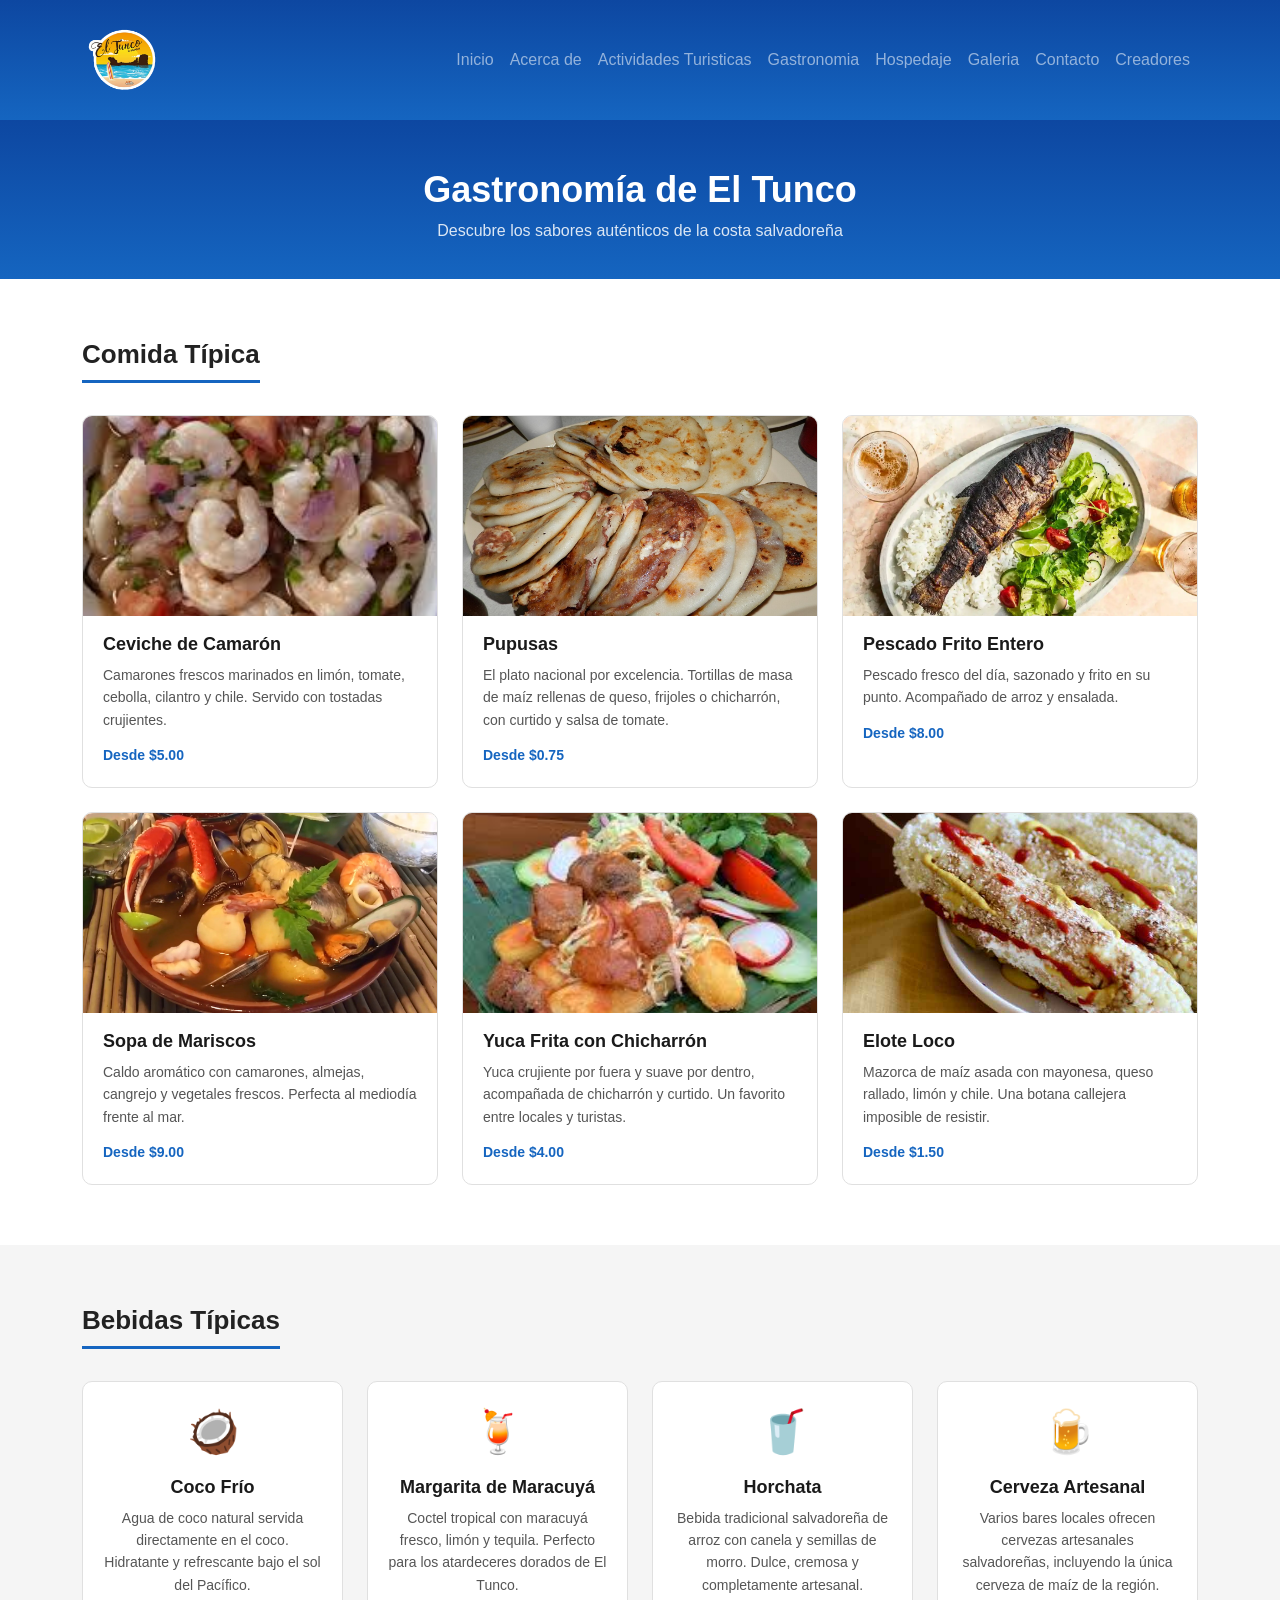
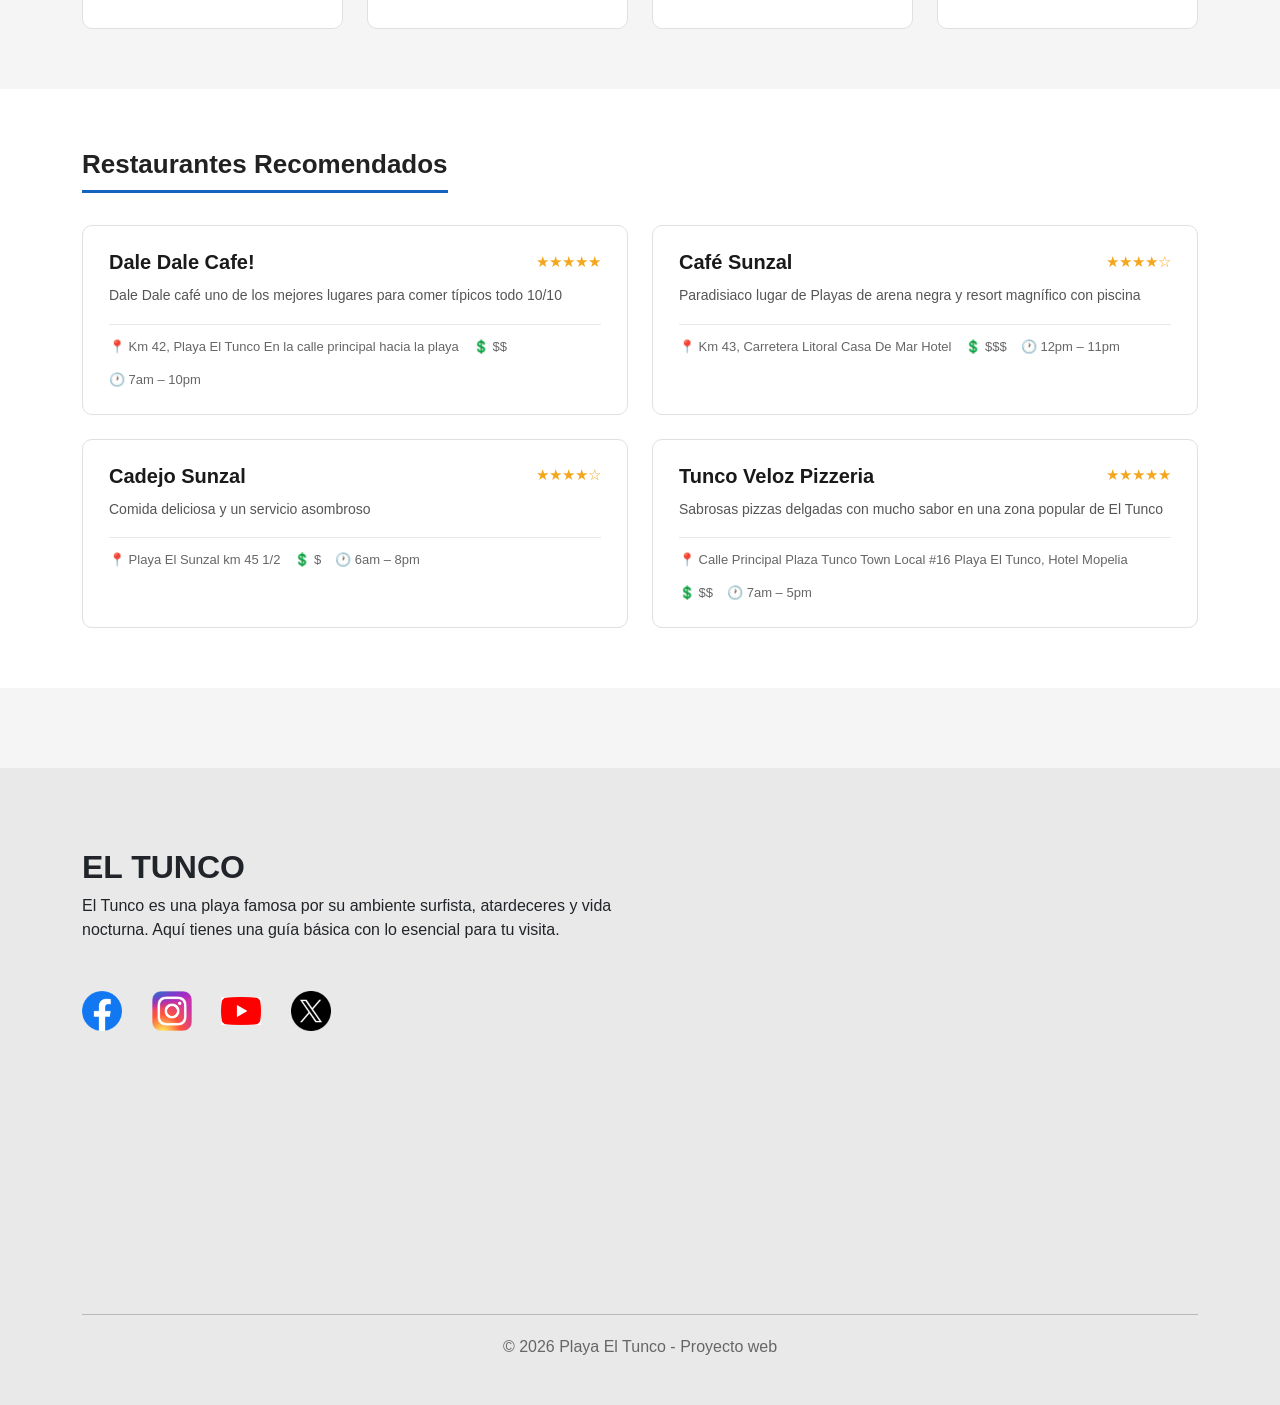
<file: gastronomia.html>
<!DOCTYPE html>
<html lang="en">
<head>
    <meta charset="UTF-8">
    <meta name="viewport" content="width=device-width, initial-scale=1.0">
    <link href="https://cdn.jsdelivr.net/npm/bootstrap@5.3.7/dist/css/bootstrap.min.css" rel="stylesheet">
    <link rel="stylesheet" href="css/inicio.css">
    <link rel="stylesheet" href="css/gastronomia.css">
    <title>El Tunco | Gastronomia</title>
</head>
<body>

    <nav class="navbar navbar-expand-lg navbar-dark ">
        <div class="container">
            <a href="index.html" class="navbar-brand fw-bold">
                <img src="img/tunco_logo.png" alt="tunco_logo" width="80" height="80"/>
            </a>
            <button class="navbar-toggler" type="button" data-bs-toggle="collapse" data-bs-target="#menu">
                <span class="navbar-toggler-icon"></span>
            </button>
            <div class="collapse navbar-collapse" id="menu">
                <ul class="navbar-nav ms-auto">
                    <li class="nav-item">
                        <a href="index.html" class="nav-link">Inicio </a>
                    </li>
                    <li class="nav-item">
                        <a href="acerca-de.html" class="nav-link">Acerca de </a>
                    </li>
                    <li class="nav-item">
                        <a href="Actividades.html" class="nav-link">Actividades Turisticas</a>
                    </li>
                    <li class="nav-item">
                        <a href="gastronomia.html" class="nav-link">Gastronomia</a>
                    </li>
                    <li class="nav-item">
                        <a href="hospedaje.html" class="nav-link">Hospedaje</a>
                    </li>
                    <li class="nav-item">
                        <a href="galerias.html" class="nav-link">Galeria</a>
                    </li>
                    <li class="nav-item">
                        <a href="contacto.html" class="nav-link">Contacto</a>
                    </li>
                    <li class="nav-item">
                        <a href="creadores.html" class="nav-link">Creadores</a>
                    </li>
                </ul>
            </div>
        </div>
    </nav>

    <div class="gastro-encabezado">
        <div class="container">
            <h1>Gastronomía de El Tunco</h1>
            <p>Descubre los sabores auténticos de la costa salvadoreña</p>
        </div>
    </div>

    <section class="gastro-seccion">
        <div class="container">
            <h2 class="gastro-titulo-seccion">Comida Típica</h2>
            <div class="row g-4">

                <div class="col-lg-4 col-md-6">
                    <div class="gastro-card">
                        <img src="img/camarones.jpg" alt="Ceviche de Camarón" class="gastro-img">
                        <div class="gastro-card-body">
                            <h3 class="gastro-plato">Ceviche de Camarón</h3>
                            <p>Camarones frescos marinados en limón, tomate, cebolla, cilantro y chile. Servido con tostadas crujientes.</p>
                            <span class="gastro-precio">Desde $5.00</span>
                        </div>
                    </div>
                </div>

                <div class="col-lg-4 col-md-6">
                    <div class="gastro-card">
                        <img src="img/pupusas.JPG" alt="Pupusas" class="gastro-img">
                        <div class="gastro-card-body">
                            <h3 class="gastro-plato">Pupusas</h3>
                            <p>El plato nacional por excelencia. Tortillas de masa de maíz rellenas de queso, frijoles o chicharrón, con curtido y salsa de tomate.</p>
                            <span class="gastro-precio">Desde $0.75</span>
                        </div>
                    </div>
                </div>

                <div class="col-lg-4 col-md-6">
                    <div class="gastro-card">
                        <img src="img/pescado.png" alt="Pescado Frito" class="gastro-img">
                        <div class="gastro-card-body">
                            <h3 class="gastro-plato">Pescado Frito Entero</h3>
                            <p>Pescado fresco del día, sazonado y frito en su punto. Acompañado de arroz y ensalada.</p>
                            <span class="gastro-precio">Desde $8.00</span>
                        </div>
                    </div>
                </div>

                <div class="col-lg-4 col-md-6">
                    <div class="gastro-card">
                        <img src="img/sopa.jpeg" alt="Sopa de Mariscos" class="gastro-img">
                        <div class="gastro-card-body">
                            <h3 class="gastro-plato">Sopa de Mariscos</h3>
                            <p>Caldo aromático con camarones, almejas, cangrejo y vegetales frescos. Perfecta al mediodía frente al mar.</p>
                            <span class="gastro-precio">Desde $9.00</span>
                        </div>
                    </div>
                </div>

                <div class="col-lg-4 col-md-6">
                    <div class="gastro-card">
                        <img src="img/yuca.jpg" alt="Yuca Frita" class="gastro-img">
                        <div class="gastro-card-body">
                            <h3 class="gastro-plato">Yuca Frita con Chicharrón</h3>
                            <p>Yuca crujiente por fuera y suave por dentro, acompañada de chicharrón y curtido. Un favorito entre locales y turistas.</p>
                            <span class="gastro-precio">Desde $4.00</span>
                        </div>
                    </div>
                </div>

                <div class="col-lg-4 col-md-6">
                    <div class="gastro-card">
                        <img src="img/elote.jpeg" alt="Elote Loco" class="gastro-img">
                        <div class="gastro-card-body">
                            <h3 class="gastro-plato">Elote Loco</h3>
                            <p>Mazorca de maíz asada con mayonesa, queso rallado, limón y chile. Una botana callejera imposible de resistir.</p>
                            <span class="gastro-precio">Desde $1.50</span>
                        </div>
                    </div>
                </div>

            </div>
        </div>
    </section>

    <section class="gastro-seccion gastro-seccion-gris">
        <div class="container">
            <h2 class="gastro-titulo-seccion">Bebidas Típicas</h2>
            <div class="row g-4">

                <div class="col-lg-3 col-md-6">
                    <div class="gastro-card">
                        <div class="gastro-card-body text-center">
                            <div class="gastro-icono">🥥</div>
                            <h3 class="gastro-plato">Coco Frío</h3>
                            <p>Agua de coco natural servida directamente en el coco. Hidratante y refrescante bajo el sol del Pacífico.</p>
                        </div>
                    </div>
                </div>

                <div class="col-lg-3 col-md-6">
                    <div class="gastro-card">
                        <div class="gastro-card-body text-center">
                            <div class="gastro-icono">🍹</div>
                            <h3 class="gastro-plato">Margarita de Maracuyá</h3>
                            <p>Coctel tropical con maracuyá fresco, limón y tequila. Perfecto para los atardeceres dorados de El Tunco.</p>
                        </div>
                    </div>
                </div>

                <div class="col-lg-3 col-md-6">
                    <div class="gastro-card">
                        <div class="gastro-card-body text-center">
                            <div class="gastro-icono">🥤</div>
                            <h3 class="gastro-plato">Horchata</h3>
                            <p>Bebida tradicional salvadoreña de arroz con canela y semillas de morro. Dulce, cremosa y completamente artesanal.</p>
                        </div>
                    </div>
                </div>

                <div class="col-lg-3 col-md-6">
                    <div class="gastro-card">
                        <div class="gastro-card-body text-center">
                            <div class="gastro-icono">🍺</div>
                            <h3 class="gastro-plato">Cerveza Artesanal</h3>
                            <p>Varios bares locales ofrecen cervezas artesanales salvadoreñas, incluyendo la única cerveza de maíz de la región.</p>
                        </div>
                    </div>
                </div>

            </div>
        </div>
    </section>

    <section class="gastro-seccion">
        <div class="container">
            <h2 class="gastro-titulo-seccion">Restaurantes Recomendados</h2>
            <div class="row g-4">

                <div class="col-lg-6">
                    <div class="gastro-restaurante">
                        <div class="gastro-restaurante-header">
                            <h3 class="gastro-rest-nombre">Dale Dale Cafe!</h3>
                            <span class="gastro-estrellas">★★★★★</span>
                        </div>
                        <p>Dale Dale café uno de los mejores lugares para comer típicos todo 10/10</p>
                        <div class="gastro-rest-meta">
                            <span>📍 Km 42, Playa El Tunco En la calle principal hacia la playa</span>
                            <span>💲 $$</span>
                            <span>🕐 7am – 10pm</span>
                        </div>
                    </div>
                </div>

                <div class="col-lg-6">
                    <div class="gastro-restaurante">
                        <div class="gastro-restaurante-header">
                            <h3 class="gastro-rest-nombre">Café Sunzal</h3>
                            <span class="gastro-estrellas">★★★★☆</span>
                        </div>
                        <p>Paradisiaco lugar de Playas de arena negra y resort magnífico con piscina</p>
                        <div class="gastro-rest-meta">
                            <span>📍 Km 43, Carretera Litoral Casa De Mar Hotel</span>
                            <span>💲 $$$</span>
                            <span>🕐 12pm – 11pm</span>
                        </div>
                    </div>
                </div>

                <div class="col-lg-6">
                    <div class="gastro-restaurante">
                        <div class="gastro-restaurante-header">
                            <h3 class="gastro-rest-nombre">Cadejo Sunzal</h3>
                            <span class="gastro-estrellas">★★★★☆</span>
                        </div>
                        <p>Comida deliciosa y un servicio asombroso</p>
                        <div class="gastro-rest-meta">
                            <span>📍 Playa El Sunzal km 45 1/2</span>
                            <span>💲 $</span>
                            <span>🕐 6am – 8pm</span>
                        </div>
                    </div>
                </div>

                <div class="col-lg-6">
                    <div class="gastro-restaurante">
                        <div class="gastro-restaurante-header">
                            <h3 class="gastro-rest-nombre">Tunco Veloz Pizzeria</h3>
                            <span class="gastro-estrellas">★★★★★</span>
                        </div>
                        <p>Sabrosas pizzas delgadas con mucho sabor en una zona popular de El Tunco</p>
                        <div class="gastro-rest-meta">
                            <span>📍 Calle Principal Plaza Tunco Town Local #16 Playa El Tunco, Hotel Mopelia</span>
                            <span>💲 $$</span>
                            <span>🕐 7am – 5pm</span>
                        </div>
                    </div>
                </div>

            </div>
        </div>
    </section>

    <footer class="footer">
        <div class="container">
            <div class="row">
                <div class="col-lg-6 mb-5">
                    <h2 class="footer-logo"><strong>EL TUNCO</strong></h2>
                    <p class="footer-texto">
                        El Tunco es una playa famosa por su ambiente surfista, atardeceres y vida nocturna.
                        Aquí tienes una guía básica con lo esencial para tu visita.
                    </p>
                    <div class="redes">
                        <a href="https://www.facebook.com/ElTuncoBeach503/">
                            <img src="img/facebook.png" alt="Facebook" class="icon-redes">
                        </a>
                        <a href="https://www.instagram.com/eltuncosv/">
                            <img src="img/insta.png" alt="Instagram" class="icon-redes">
                        </a>
                        <a href="https://www.youtube.com/results?search_query=el+tunco">
                            <img src="img/youtube.png" alt="YouTube" class="icon-redes">
                        </a>
                        <a href="https://x.com/PlayaElTunco">
                            <img src="img/tweter.png" alt="Twitter" class="icon-redes">
                        </a>
                    </div>
                </div>
                <div class="col-lg-6">
                    <div class="row">
                        <iframe src="https://www.google.com/maps/embed?pb=!1m18!1m12!1m3!1d3879.6675951270563!2d-89.38248575!3d13.494568799999998!2m3!1f0!2f0!3f0!3m2!1i1024!2i768!4f13.1!3m3!1m2!1s0x8f7cd59e5bd0d10b%3A0xdb39264a9c3fd0a8!2sEl%20Tunco!5e0!3m2!1ses!2ssv!4v1779471535975!5m2!1ses!2ssv" width="600" height="450" style="border:0;" allowfullscreen="" loading="lazy" referrerpolicy="no-referrer-when-downgrade"></iframe>
                    </div>
                </div>
            </div>
            <hr>
            <div class="text-center">
                <p class="copyright"> © 2026 Playa El Tunco - Proyecto web </p>
            </div>
        </div>
    </footer>

    <script src="https://cdn.jsdelivr.net/npm/bootstrap@5.3.7/dist/js/bootstrap.bundle.min.js"></script>
</body>
</html>
</file>
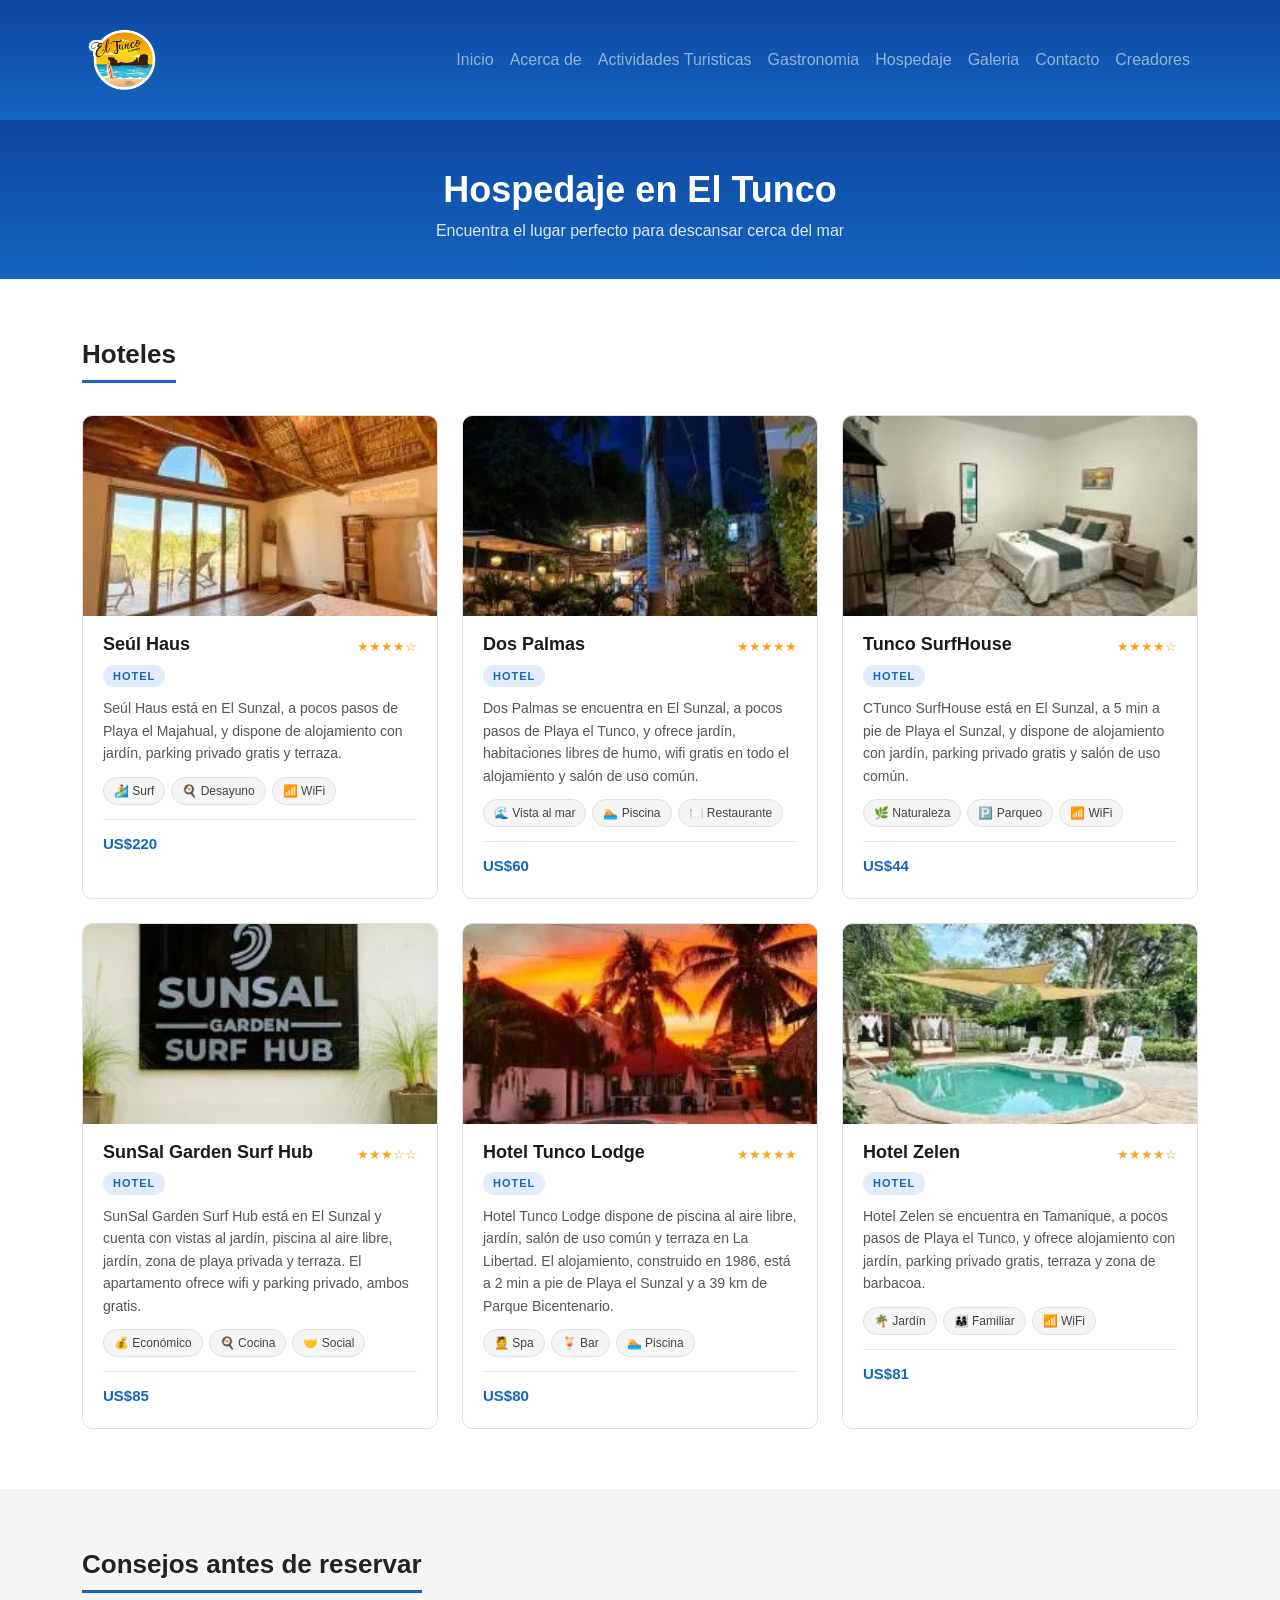
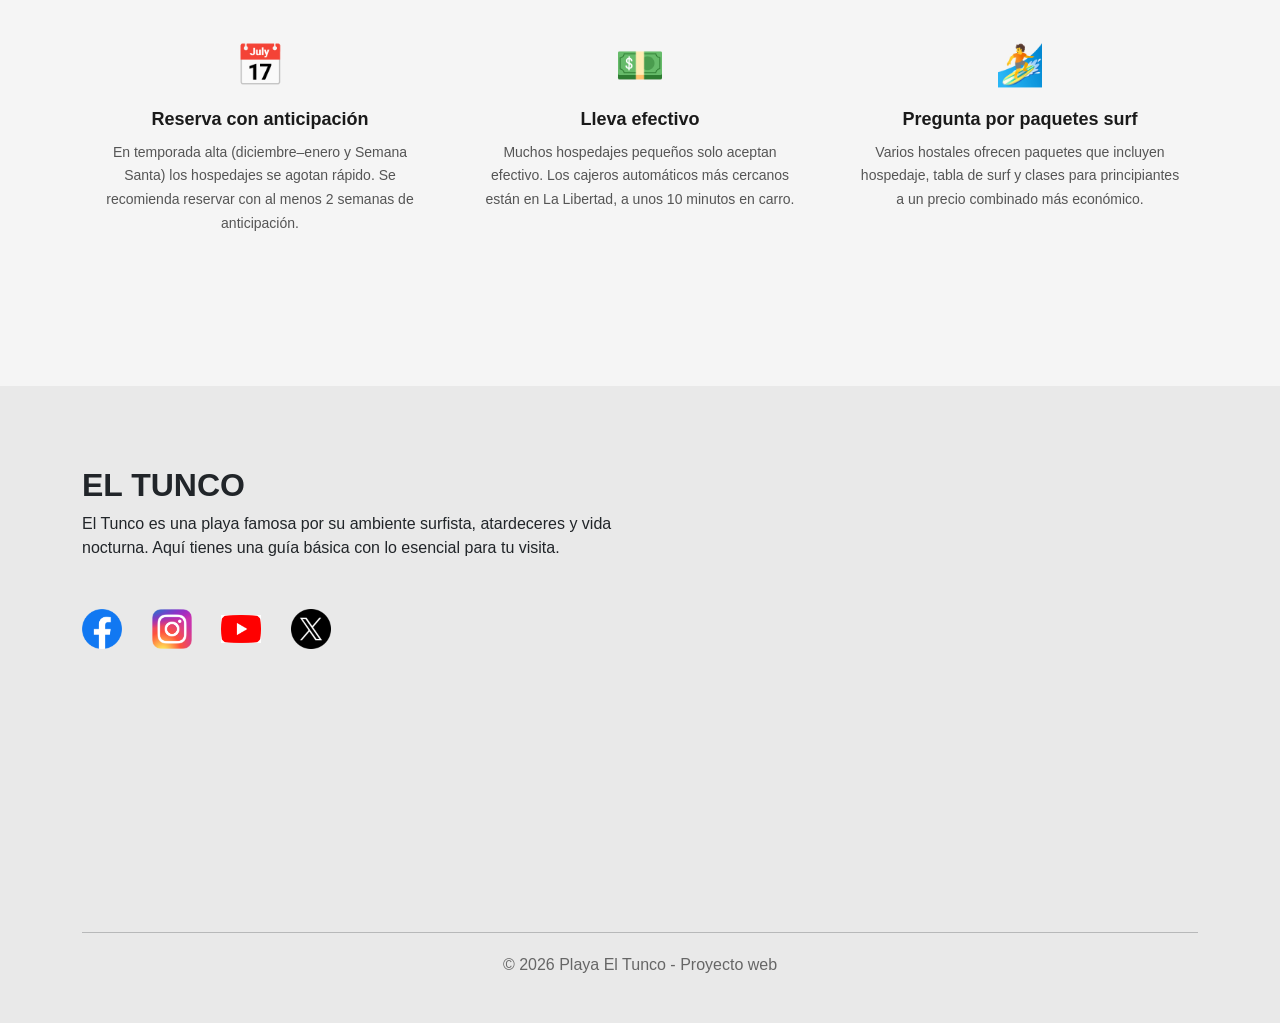
<file: hospedaje.html>
<!DOCTYPE html>
<html lang="en">
<head>
    <meta charset="UTF-8">
    <meta name="viewport" content="width=device-width, initial-scale=1.0">
    <link href="https://cdn.jsdelivr.net/npm/bootstrap@5.3.7/dist/css/bootstrap.min.css" rel="stylesheet">
    <link rel="stylesheet" href="css/inicio.css">
    <link rel="stylesheet" href="css/hospedaje.css">
    <title>El Tunco | Hospedaje</title>
</head>
<body>

    <nav class="navbar navbar-expand-lg navbar-dark ">
        <div class="container">
            <a href="index.html" class="navbar-brand fw-bold">
                <img src="img/tunco_logo.png" alt="tunco_logo" width="80" height="80"/>
            </a>
            <button class="navbar-toggler" type="button" data-bs-toggle="collapse" data-bs-target="#menu">
                <span class="navbar-toggler-icon"></span>
            </button>
            <div class="collapse navbar-collapse" id="menu">
                <ul class="navbar-nav ms-auto">
                    <li class="nav-item">
                        <a href="index.html" class="nav-link">Inicio </a>
                    </li>
                    <li class="nav-item">
                        <a href="acerca-de.html" class="nav-link">Acerca de </a>
                    </li>
                    <li class="nav-item">
                        <a href="Actividades.html" class="nav-link">Actividades Turisticas</a>
                    </li>
                    <li class="nav-item">
                        <a href="gastronomia.html" class="nav-link">Gastronomia</a>
                    </li>
                    <li class="nav-item">
                        <a href="hospedaje.html" class="nav-link">Hospedaje</a>
                    </li>
                    <li class="nav-item">
                        <a href="galerias.html" class="nav-link">Galeria</a>
                    </li>
                    <li class="nav-item">
                        <a href="contacto.html" class="nav-link">Contacto</a>
                    </li>
                    <li class="nav-item">
                        <a href="creadores.html" class="nav-link">Creadores</a>
                    </li>
                </ul>
            </div>
        </div>
    </nav>

    <div class="gastro-encabezado">
        <div class="container">
            <h1>Hospedaje en El Tunco</h1>
            <p>Encuentra el lugar perfecto para descansar cerca del mar</p>
        </div>
    </div>

    <section class="hosp-seccion">
        <div class="container">
            <h2 class="hosp-titulo-seccion">Hoteles</h2>
            <div class="row g-4">

                <div class="col-lg-4 col-md-6">
                    <div class="hosp-card">
                        <img src="img/seul.jpg" alt="Seúl Haus" class="hosp-img">
                        <div class="hosp-card-body">
                            <div class="hosp-card-header">
                                <h3 class="hosp-nombre">Seúl Haus</h3>
                                <span class="hosp-estrellas">★★★★☆</span>
                            </div>
                            <span class="hosp-tipo">Hotel</span>
                            <p>Seúl Haus está en El Sunzal, a pocos pasos de Playa el Majahual, y dispone de alojamiento con jardín, parking privado gratis y terraza.</p>
                            <div class="hosp-amenidades">
                                <span class="hosp-tag">🏄 Surf</span>
                                <span class="hosp-tag">🍳 Desayuno</span>
                                <span class="hosp-tag">📶 WiFi</span>
                            </div>
                            <div class="hosp-precio-fila">
                                <span class="hosp-precio">US$220</span>
                            </div>
                        </div>
                    </div>
                </div>

                <div class="col-lg-4 col-md-6">
                    <div class="hosp-card">
                        <img src="img/palmas.jpg" alt="Dos palmas" class="hosp-img">
                        <div class="hosp-card-body">
                            <div class="hosp-card-header">
                                <h3 class="hosp-nombre">Dos Palmas</h3>
                                <span class="hosp-estrellas">★★★★★</span>
                            </div>
                            <span class="hosp-tipo">Hotel</span>
                            <p>Dos Palmas se encuentra en El Sunzal, a pocos pasos de Playa el Tunco, y ofrece jardín, habitaciones libres de humo, wifi gratis en todo el alojamiento y salón de uso común.</p>
                            <div class="hosp-amenidades">
                                <span class="hosp-tag">🌊 Vista al mar</span>
                                <span class="hosp-tag">🏊 Piscina</span>
                                <span class="hosp-tag">🍽️ Restaurante</span>
                            </div>
                            <div class="hosp-precio-fila">
                                <span class="hosp-precio">US$60</span>
                            </div>
                        </div>
                    </div>
                </div>

                <div class="col-lg-4 col-md-6">
                    <div class="hosp-card">
                        <img src="img/surfh.jpg" alt="Tunco SurfHouse" class="hosp-img">
                        <div class="hosp-card-body">
                            <div class="hosp-card-header">
                                <h3 class="hosp-nombre">Tunco SurfHouse</h3>
                                <span class="hosp-estrellas">★★★★☆</span>
                            </div>
                            <span class="hosp-tipo">Hotel</span>
                            <p>CTunco SurfHouse está en El Sunzal, a 5 min a pie de Playa el Sunzal, y dispone de alojamiento con jardín, parking privado gratis y salón de uso común.</p>
                            <div class="hosp-amenidades">
                                <span class="hosp-tag">🌿 Naturaleza</span>
                                <span class="hosp-tag">🅿️ Parqueo</span>
                                <span class="hosp-tag">📶 WiFi</span>
                            </div>
                            <div class="hosp-precio-fila">
                                <span class="hosp-precio">US$44</span>
                            </div>
                        </div>
                    </div>
                </div>

                <div class="col-lg-4 col-md-6">
                    <div class="hosp-card">
                        <img src="img/sunsal.jpg" alt="SunSal Garden Surf Hub" class="hosp-img">
                        <div class="hosp-card-body">
                            <div class="hosp-card-header">
                                <h3 class="hosp-nombre">SunSal Garden Surf Hub</h3>
                                <span class="hosp-estrellas">★★★☆☆</span>
                            </div>
                            <span class="hosp-tipo">Hotel</span>
                            <p>SunSal Garden Surf Hub está en El Sunzal y cuenta con vistas al jardín, piscina al aire libre, jardín, zona de playa privada y terraza. El apartamento ofrece wifi y parking privado, ambos gratis.</p>
                            <div class="hosp-amenidades">
                                <span class="hosp-tag">💰 Económico</span>
                                <span class="hosp-tag">🍳 Cocina</span>
                                <span class="hosp-tag">🤝 Social</span>
                            </div>
                            <div class="hosp-precio-fila">
                                <span class="hosp-precio">US$85</span>
                            </div>
                        </div>
                    </div>
                </div>

                <div class="col-lg-4 col-md-6">
                    <div class="hosp-card">
                        <img src="img/tuncolu.jpg" alt="Hotel Tunco Lodge" class="hosp-img">
                        <div class="hosp-card-body">
                            <div class="hosp-card-header">
                                <h3 class="hosp-nombre">Hotel Tunco Lodge</h3>
                                <span class="hosp-estrellas">★★★★★</span>
                            </div>
                            <span class="hosp-tipo">Hotel</span>
                            <p>Hotel Tunco Lodge dispone de piscina al aire libre, jardín, salón de uso común y terraza en La Libertad. El alojamiento, construido en 1986, está a 2 min a pie de Playa el Sunzal y a 39 km de Parque Bicentenario.</p>
                            <div class="hosp-amenidades">
                                <span class="hosp-tag">💆 Spa</span>
                                <span class="hosp-tag">🍹 Bar</span>
                                <span class="hosp-tag">🏊 Piscina</span>
                            </div>
                            <div class="hosp-precio-fila">
                                <span class="hosp-precio">US$80</span>
                            </div>
                        </div>
                    </div>
                </div>

                <div class="col-lg-4 col-md-6">
                    <div class="hosp-card">
                        <img src="img/zelen.jpg" alt="Hotel Zelen" class="hosp-img">
                        <div class="hosp-card-body">
                            <div class="hosp-card-header">
                                <h3 class="hosp-nombre">Hotel Zelen</h3>
                                <span class="hosp-estrellas">★★★★☆</span>
                            </div>
                            <span class="hosp-tipo">Hotel</span>
                            <p>Hotel Zelen se encuentra en Tamanique, a pocos pasos de Playa el Tunco, y ofrece alojamiento con jardín, parking privado gratis, terraza y zona de barbacoa.</p>
                            <div class="hosp-amenidades">
                                <span class="hosp-tag">🌴 Jardín</span>
                                <span class="hosp-tag">👨‍👩‍👧 Familiar</span>
                                <span class="hosp-tag">📶 WiFi</span>
                            </div>
                            <div class="hosp-precio-fila">
                                <span class="hosp-precio">US$81</span>
                            </div>
                        </div>
                    </div>
                </div>

            </div>
        </div>
    </section>

    <section class="hosp-seccion hosp-seccion-gris">
        <div class="container">
            <h2 class="hosp-titulo-seccion">Consejos antes de reservar</h2>
            <div class="row g-4">

                <div class="col-md-4">
                    <div class="hosp-consejo">
                        <span class="hosp-consejo-icono">📅</span>
                        <h4 class="hosp-consejo-titulo">Reserva con anticipación</h4>
                        <p>En temporada alta (diciembre–enero y Semana Santa) los hospedajes se agotan rápido. Se recomienda reservar con al menos 2 semanas de anticipación.</p>
                    </div>
                </div>

                <div class="col-md-4">
                    <div class="hosp-consejo">
                        <span class="hosp-consejo-icono">💵</span>
                        <h4 class="hosp-consejo-titulo">Lleva efectivo</h4>
                        <p>Muchos hospedajes pequeños solo aceptan efectivo. Los cajeros automáticos más cercanos están en La Libertad, a unos 10 minutos en carro.</p>
                    </div>
                </div>

                <div class="col-md-4">
                    <div class="hosp-consejo">
                        <span class="hosp-consejo-icono">🏄</span>
                        <h4 class="hosp-consejo-titulo">Pregunta por paquetes surf</h4>
                        <p>Varios hostales ofrecen paquetes que incluyen hospedaje, tabla de surf y clases para principiantes a un precio combinado más económico.</p>
                    </div>
                </div>

            </div>
        </div>
    </section>

    <footer class="footer">
        <div class="container">
            <div class="row">
                <div class="col-lg-6 mb-5">
                    <h2 class="footer-logo"><strong>EL TUNCO</strong></h2>
                    <p class="footer-texto">
                        El Tunco es una playa famosa por su ambiente surfista, atardeceres y vida nocturna.
                        Aquí tienes una guía básica con lo esencial para tu visita.
                    </p>
                    <div class="redes">
                        <a href="https://www.facebook.com/ElTuncoBeach503/">
                            <img src="img/facebook.png" alt="Facebook" class="icon-redes">
                        </a>
                        <a href="https://www.instagram.com/eltuncosv/">
                            <img src="img/insta.png" alt="Instagram" class="icon-redes">
                        </a>
                        <a href="https://www.youtube.com/results?search_query=el+tunco">
                            <img src="img/youtube.png" alt="YouTube" class="icon-redes">
                        </a>
                        <a href="https://x.com/PlayaElTunco">
                            <img src="img/tweter.png" alt="Twitter"class="icon-redes">
                        </a>
                    </div>
                </div>
                <div class="col-lg-6">
                    <div class="row">
                        <iframe src="https://www.google.com/maps/embed?pb=!1m18!1m12!1m3!1d3879.6675951270563!2d-89.38248575!3d13.494568799999998!2m3!1f0!2f0!3f0!3m2!1i1024!2i768!4f13.1!3m3!1m2!1s0x8f7cd59e5bd0d10b%3A0xdb39264a9c3fd0a8!2sEl%20Tunco!5e0!3m2!1ses!2ssv!4v1779471535975!5m2!1ses!2ssv" width="600" height="450" style="border:0;" allowfullscreen="" loading="lazy" referrerpolicy="no-referrer-when-downgrade"></iframe>
                    </div>
                </div>
            </div>
            <hr>
            <div class="text-center">
                <p class="copyright"> © 2026 Playa El Tunco - Proyecto web </p>
            </div>
        </div>
    </footer>

    <script src="https://cdn.jsdelivr.net/npm/bootstrap@5.3.7/dist/js/bootstrap.bundle.min.js"></script>
</body>
</html>
</file>
<file: css/inicio.css>
body {
    background: #f5f5f5;
    font-family: Arial, Helvetica, sans-serif;
}

.navbar {
    padding: 15px;
    background: linear-gradient(to bottom, #0d47a1, #1565c0);
}

.fondoinicio{
    background: linear-gradient(to bottom, #1565c0, #42a5f5, #ffb74d);
    margin: 80px;
    border-radius: 30px;
    padding-bottom: 80px;
}
.cuerpo {
    height: 100vh;
    background-image: url(img/tunco.jpg);
    background-size: cover;
    background-position: center;
    position: relative;
    color: white;
}

.imagen {
    position: absolute;
    width: 100%;
    height: 100%;
}

.img-tunco {
    width: 100%;
    height: 100%;
    border-radius: 10px;
    box-shadow: 0 4px 8px rgba(0, 0, 0, 0.3);
}

.contenido {
    position: relative;
    z-index: 2;
}

.card {
    transition: 0.3s;
    border-radius: 30px;
}

.card:hover {
    transform: translateY(-10px);
}

.card img {
    height: 250px;
    object-fit: cover;
    border-radius: 30px;    
}

@media(max-width:768px) {

    .titulo {
        font-size: 40px;
        text-align: center;
    }

    .descripcion {
        text-align: center;
    }

    .cuerpo button {
        width: 100%;
    }

    .imagen-cuerpo {
        margin-top: 40px;
    }

    .fondoinicio {
        margin: 20px;
    }

    .seccion-video {
        margin: 20px;
        padding: 40px 0;
    }
}

.footer {
    background: #e9e9e9;
    padding: 80px 0 30px;
    margin-top: 80px;
}

.footerLogo {
    font-size: 55px;
    font-weight: bold;
    color: #333;
    line-height: 1;
}

.footerTexto {
    margin-top: 30px;
    color: #444;
    font-size: 18px;
    max-width: 600px;
}

.footerInfo {
    font-weight: bold;
    color: #222;
    margin-bottom: 15px;
}

.redes {
    margin-top: 40px;
}

.icon-redes {
    width: 40px;
    transition: 0.3s;
}

.redes a {
    text-decoration: none;
    font-size: 35px;
    margin-right: 20px;
    transition: 0.3s;
}

.redes a:hover {
    transform: scale(1.2);
}

.copyright {
    margin-top: 20px;
    color: #666;
}

/* -- SECCIÓN VIDEO -- */
.seccion-video {
    background: linear-gradient(to bottom, #1565c0, #1976d2);
    margin: 80px;
    border-radius: 30px;
    padding: 60px 0;
    color: white;
}

.seccion-video .texto-video h2 {
    font-size: 2rem;
    color: white;
}

.seccion-video .texto-video p {
    color: rgba(255, 255, 255, 0.85);
}

.contenedor-video {
    display: flex;
    justify-content: center;
    padding: 0 20px;
}

.video-principal {
    width: 100%;
    max-width: 860px;
    border-radius: 20px;
    box-shadow: 0 8px 30px rgba(0, 0, 0, 0.4);
    outline: none;
}
</file>
<file: css/acerca-de.css>
.acerca{
    background: linear-gradient(to bottom, #1565c0, #42a5f5, #ffb74d);
    color: white;
    padding:60px;
    border-radius:30px;       
    margin:40px auto;
    width:90%;
    max-width:1300px;
    box-shadow: 8px 8px 8px rgba(0,0,0.5,0.5);
}

.acerca img{
    width:100%;
    height:450px;
    object-fit:cover;
}

.contenedor-cards{
    background: linear-gradient(to bottom, #1565c0, #42a5f5, #ffb74d);
    color: black;
    padding:50px 20px;
    border-radius:30px;
    width:90%;
    max-width:1300px;
    margin:40px auto;
    box-shadow: 8px 8px 8px rgba(0,0,0.5,0.5);
}

.cards-info{
    padding:20px;
}

.info-card{
    background:white;
    border-radius:20px;
    transition:0.3s;
    height:100%;
}

.info-card:hover{
    transform:translateY(-10px);
}

.info-card h3{
    color:#0d47a1;
}

.frase{
    color:#0d47a1;
    font-style:italic;
}

@media(max-width:992px){
    .acerca{
        padding:40px;
    }
    .acerca img{
        height:350px;
    }

}

@media(max-width:768px){
    .acerca{
        padding:30px 20px;
        width:95%;
    }

    .contenedor-cards{
        width:95%;
        padding:30px 10px;
    }
    .acerca img{
        height:280px;
    }

}

@media(max-width:576px){
    .acerca h1{
        font-size:35px;
    }
    .acerca h2{
        font-size:28px;
    }
    .acerca p{
        font-size:16px;
    }
    .acerca img{
        height:220px;
    }

}
</file>
<file: css/actividades.css>
.fondoActividades{
    background: linear-gradient(to bottom, #1565c0, #42a5f5, #ffb74d);
    margin: 30px;
    border-radius: 30px;
    padding-bottom: 80px;
}

.actividadesTuristicas{
    padding: 80px 0;
}
.titulo{
    color: white;
    font-size: 60px;
    font-weight: bold;
}

.descripcion{
    color: white;
    font-size: 18px;
    max-width: 900px;
    margin: auto;
    margin-top: 20px;
}

.modal-card{
    background: white;
    border-radius: 20px;
    overflow: hidden;
    cursor: pointer;
    transition: 0.3s;
    box-shadow: 0px 5px 20px rgba(0,0,0,0.15);
    height: 100%;
}

.modal-card:hover{
    transform: translateY(-10px);
}

.imagen-card{
    width: 100%;
    height: 250px;
    object-fit: cover;
}

.contenido-card{
    padding: 20px;
}

.contenido-card h3{
    color: #006d77;
    font-weight: bold;
    margin-bottom: 15px;
}

.contenido-card p{
    color: #555;
}

.modal-content{
    border-radius: 25px;
    overflow: hidden;
    border: none;
}

.imagen-modal{
    width: 100%;
    height: 600px;
    object-fit: cover;
}
.modal-dialog{
    max-width: 1200px;
}

.info-modal{
    padding: 60px;
    display: flex;
    flex-direction: column;
    justify-content: center;
    height: 100%;
}

.info-modal h2{
    color: #006d77;
    font-weight: bold;
    margin-bottom: 20px;
}

.info-modal p{
    color: #555;
    margin-bottom: 25px;
}

@media(max-width:768px){

    .titulo{
        font-size: 40px;
    }

    .info-modal{
        padding: 25px;
    }

}
</file>
<file: css/contacto.css>
.seccion-contacto {
    background: linear-gradient(to bottom, #1565c0, #42a5f5, #ffb74d);
    margin: 80px;
    border-radius: 30px;
    padding: 70px 40px 80px;
}

.contacto-titulo {
    font-size: 2.5rem;
    color: white;
}

.contacto-subtitulo {
    color: rgba(255, 255, 255, 0.85);
    font-size: 1.1rem;
}

.formulario-card {
    background: white;
    border-radius: 30px;
    padding: 50px 45px;
    box-shadow: 0 8px 30px rgba(0, 0, 0, 0.2);
}

.etiqueta {
    font-weight: 700;
    color: #0d47a1;
    font-size: 0.95rem;
    margin-bottom: 6px;
}

.campo {
    border: 2px solid #e3f2fd;
    border-radius: 14px;
    padding: 12px 16px;
    font-size: 0.95rem;
    color: #333;
    background: #f9fbff;
    transition: border-color 0.3s, box-shadow 0.3s;
}

.campo:focus {
    border-color: #1565c0;
    box-shadow: 0 0 0 3px rgba(21, 101, 192, 0.15);
    background: white;
    outline: none;
}

.campo::placeholder {
    color: #aab4c8;
}

textarea.campo {
    resize: none;
}

.btn-enviar {
    background: linear-gradient(to right, #1565c0, #42a5f5);
    color: white;
    border: none;
    border-radius: 50px;
    padding: 14px 50px;
    font-size: 1rem;
    font-weight: 700;
    letter-spacing: 0.5px;
    cursor: pointer;
    transition: transform 0.3s, box-shadow 0.3s;
    box-shadow: 0 4px 15px rgba(21, 101, 192, 0.35);
}

.btn-enviar:hover {
    transform: translateY(-3px);
    box-shadow: 0 8px 25px rgba(21, 101, 192, 0.45);
}

@media (max-width: 768px) {
    .seccion-contacto {
        margin: 20px;
        padding: 50px 20px 60px;
    }

    .contacto-titulo {
        font-size: 1.8rem;
    }

    .formulario-card {
        padding: 35px 25px;
    }
}
</file>
<file: css/creadores.css>
.seccion-creadores {
    background: linear-gradient(to bottom, #1565c0, #42a5f5, #ffb74d);
    margin: 80px;
    border-radius: 30px;
    padding: 70px 40px 80px;
}

.creadores-titulo {
    font-size: 2.5rem;
    color: white;
}

.creadores-subtitulo {
    color: rgba(255, 255, 255, 0.85);
    font-size: 1.1rem;
}

.card-creador {
    background: white;
    border-radius: 30px;
    box-shadow: 0 8px 30px rgba(0, 0, 0, 0.2);
    overflow: hidden;
    transition: transform 0.3s ease, box-shadow 0.3s ease;
    text-align: center;
}

.card-creador:hover {
    transform: translateY(-10px);
    box-shadow: 0 16px 40px rgba(0, 0, 0, 0.3);
}

.foto-creador {
    width: 100%;
    height: auto;
    overflow: hidden;
}

.foto-creador img {
    width: 100%;
    height: 100%;
    object-fit: cover;
    object-position: center top;
    transition: transform 0.4s ease;
}

.card-creador:hover .foto-creador img {
    transform: scale(1.05);
}

.info-creador {
    padding: 24px 20px 28px;
    background: linear-gradient(to bottom, #ffffff, #e3f2fd);
}

.nombre-creador {
    font-size: 1.2rem;
    font-weight: 700;
    color: #0d47a1;
    margin-bottom: 8px;
}

.carnet-creador {
    display: inline-block;
    background: linear-gradient(to right, #1565c0, #42a5f5);
    color: white;
    font-size: 0.875rem;
    font-weight: 600;
    padding: 5px 18px;
    border-radius: 50px;
    letter-spacing: 0.5px;
}

@media (max-width: 768px) {
    .seccion-creadores {
        margin: 20px;
        padding: 50px 20px 60px;
    }

    .creadores-titulo {
        font-size: 1.8rem;
    }
}
</file>
<file: css/galerias.css>
.galeria-encabezado {
    background: linear-gradient(to bottom, #0d47a1, #1565c0);
    padding: 48px 0 36px;
    text-align: center;
}

.galeria-encabezado h1 {
    color: #ffffff;
    font-size: 36px;
    font-weight: bold;
    margin-bottom: 8px;
}

.galeria-encabezado p {
    color: rgba(255, 255, 255, 0.85);
    font-size: 16px;
    margin: 0;
}

.galeria-section {
    padding: 60px 0 40px;
}

.filtro-radio {
    display: none;
}

.galeria-filtros {
    margin-bottom: 40px;
    display: flex;
    flex-wrap: wrap;
    gap: 10px;
    justify-content: center;
}

.btn-filtro {
    padding: 8px 22px;
    border: 2px solid #1565c0;
    background: transparent;
    color: #1565c0;
    border-radius: 30px;
    font-size: 14px;
    font-weight: bold;
    cursor: pointer;
    transition: all 0.25s;
    user-select: none;
}

.btn-filtro:hover {
    background: linear-gradient(to bottom, #0d47a1, #1565c0);
    color: #fff;
    border-color: #0d47a1;
}

#f-todos:checked    ~ .galeria-filtros label[for="f-todos"],
#f-playa:checked    ~ .galeria-filtros label[for="f-playa"],
#f-surf:checked     ~ .galeria-filtros label[for="f-surf"],
#f-atardecer:checked ~ .galeria-filtros label[for="f-atardecer"],
#f-vida-nocturna:checked ~ .galeria-filtros label[for="f-vida-nocturna"] {
    background: linear-gradient(to bottom, #0d47a1, #1565c0);
    color: #fff;
    border-color: #0d47a1;
}

.galeria-item {
    display: block;
}

#f-playa:checked    ~ .galeria-grid .item-surf,
#f-playa:checked    ~ .galeria-grid .item-atardecer,
#f-playa:checked    ~ .galeria-grid .item-vida-nocturna,

#f-surf:checked     ~ .galeria-grid .item-playa,
#f-surf:checked     ~ .galeria-grid .item-atardecer,
#f-surf:checked     ~ .galeria-grid .item-vida-nocturna,

#f-atardecer:checked ~ .galeria-grid .item-playa,
#f-atardecer:checked ~ .galeria-grid .item-surf,
#f-atardecer:checked ~ .galeria-grid .item-vida-nocturna,

#f-vida-nocturna:checked ~ .galeria-grid .item-playa,
#f-vida-nocturna:checked ~ .galeria-grid .item-surf,
#f-vida-nocturna:checked ~ .galeria-grid .item-atardecer {
    display: none;
}

.galeria-grid {
    display: grid;
    grid-template-columns: repeat(3, 1fr);
    gap: 28px;
}

.galeria-card {
    display: block;
    text-decoration: none;
    background: #fff;
    border-radius: 14px;
    overflow: hidden;
    box-shadow: 0 4px 18px rgba(0,0,0,0.10);
    cursor: pointer;
    transition: transform 0.25s, box-shadow 0.25s;
}

.galeria-card:hover {
    transform: translateY(-6px);
    box-shadow: 0 10px 30px rgba(13,71,161,0.18);
    text-decoration: none;
}

.galeria-img-wrapper {
    position: relative;
    overflow: hidden;
    height: 220px;
}

.galeria-img {
    width: 100%;
    height: 100%;
    object-fit: cover;
    transition: transform 0.4s;
    display: block;
}

.galeria-card:hover .galeria-img {
    transform: scale(1.07);
}

.galeria-overlay {
    position: absolute;
    inset: 0;
    background: rgba(13,71,161,0.45);
    display: flex;
    align-items: center;
    justify-content: center;
    opacity: 0;
    transition: opacity 0.3s;
}

.galeria-card:hover .galeria-overlay {
    opacity: 1;
}

.galeria-zoom {
    font-size: 36px;
    color: #fff;
}

.galeria-info {
    padding: 16px 18px 20px;
}

.galeria-categoria-tag {
    display: inline-block;
    background: #e3ecfa;
    color: #1565c0;
    font-size: 11px;
    font-weight: bold;
    text-transform: uppercase;
    letter-spacing: 1px;
    padding: 3px 12px;
    border-radius: 20px;
    margin-bottom: 8px;
}

.galeria-nombre {
    font-size: 17px;
    font-weight: bold;
    color: #1a1a2e;
    margin: 0 0 6px;
}

.galeria-desc {
    font-size: 14px;
    color: #666;
    margin: 0;
    line-height: 1.5;
}

.lightbox {
    display: none;
    position: fixed;
    inset: 0;
    background: rgba(0,0,0,0.88);
    z-index: 9999;
    align-items: center;
    justify-content: center;
}

.lightbox:target {
    display: flex;
}

.lightbox-contenido {
    background: #fff;
    border-radius: 16px;
    overflow: hidden;
    max-width: 700px;
    width: 90%;
    box-shadow: 0 20px 60px rgba(0,0,0,0.5);
    position: relative;
}

.lightbox-img {
    width: 100%;
    max-height: 420px;
    object-fit: cover;
    display: block;
}

.lightbox-texto {
    padding: 20px 24px 24px;
}

.lightbox-tag {
    display: inline-block;
    background: #e3ecfa;
    color: #1565c0;
    font-size: 11px;
    font-weight: bold;
    text-transform: uppercase;
    letter-spacing: 1px;
    padding: 3px 12px;
    border-radius: 20px;
    margin-bottom: 10px;
}

.lightbox-titulo {
    font-size: 22px;
    font-weight: bold;
    color: #0d47a1;
    margin: 0 0 8px;
}

.lightbox-desc {
    font-size: 15px;
    color: #555;
    margin: 0;
    line-height: 1.6;
}

.lightbox-cerrar {
    position: fixed;
    top: 22px;
    right: 28px;
    background: rgba(255,255,255,0.15);
    color: #fff;
    font-size: 22px;
    width: 44px;
    height: 44px;
    border-radius: 50%;
    display: flex;
    align-items: center;
    justify-content: center;
    text-decoration: none;
    transition: background 0.2s;
    z-index: 10000;
}

.lightbox-cerrar:hover {
    background: rgba(255,255,255,0.30);
    color: #fff;
    text-decoration: none;
}

@media (max-width: 992px) {
    .galeria-grid {
        grid-template-columns: repeat(2, 1fr);
    }
}

@media (max-width: 576px) {
    .galeria-grid {
        grid-template-columns: 1fr;
    }
    .galeria-titulo {
        font-size: 30px;
    }
}
</file>
<file: css/gastronomia.css>
.gastro-encabezado {
    background: linear-gradient(to bottom, #0d47a1, #1565c0);
    padding: 48px 0 36px;
    text-align: center;
}

.gastro-encabezado h1 {
    color: #ffffff;
    font-size: 36px;
    font-weight: bold;
    margin-bottom: 8px;
}

.gastro-encabezado p {
    color: rgba(255, 255, 255, 0.85);
    font-size: 16px;
    margin: 0;
}

.gastro-seccion {
    padding: 60px 0;
    background: #ffffff;
}

.gastro-seccion-gris {
    background: #f5f5f5;
}

.gastro-titulo-seccion {
    font-size: 26px;
    font-weight: bold;
    color: #222;
    margin-bottom: 32px;
    padding-bottom: 10px;
    border-bottom: 3px solid #1565c0;
    display: inline-block;
}

.gastro-card {
    background: #ffffff;
    border: 1px solid #e0e0e0;
    border-radius: 10px;
    overflow: hidden;
    height: 100%;
    transition: box-shadow 0.25s ease;
}

.gastro-card:hover {
    box-shadow: 0 6px 20px rgba(0, 0, 0, 0.1);
}

.gastro-img {
    width: 100%;
    height: 200px;
    object-fit: cover;
}

.gastro-card-body {
    padding: 18px 20px 20px;
}

.gastro-plato {
    font-size: 18px;
    font-weight: bold;
    color: #1a1a1a;
    margin-bottom: 8px;
}

.gastro-card-body p {
    font-size: 14px;
    color: #555;
    line-height: 1.6;
    margin-bottom: 12px;
}

.gastro-precio {
    font-size: 14px;
    font-weight: bold;
    color: #1565c0;
}

.gastro-icono {
    font-size: 42px;
    margin-bottom: 14px;
    display: block;
}

.gastro-restaurante {
    background: #ffffff;
    border: 1px solid #e0e0e0;
    border-radius: 10px;
    padding: 24px 26px;
    height: 100%;
    transition: box-shadow 0.25s ease;
}

.gastro-restaurante:hover {
    box-shadow: 0 6px 20px rgba(0, 0, 0, 0.1);
}

.gastro-restaurante-header {
    display: flex;
    align-items: center;
    justify-content: space-between;
    margin-bottom: 10px;
    gap: 10px;
}

.gastro-rest-nombre {
    font-size: 20px;
    font-weight: bold;
    color: #1a1a1a;
    margin: 0;
}

.gastro-estrellas {
    color: #f4a61d;
    font-size: 15px;
    white-space: nowrap;
}

.gastro-restaurante p {
    font-size: 14px;
    color: #555;
    line-height: 1.65;
    margin-bottom: 16px;
}

.gastro-rest-meta {
    display: flex;
    flex-wrap: wrap;
    gap: 14px;
    font-size: 13px;
    color: #666;
    padding-top: 12px;
    border-top: 1px solid #e8e8e8;
}

@media (max-width: 768px) {
    .gastro-encabezado h1 {
        font-size: 26px;
    }

    .gastro-seccion {
        padding: 40px 0;
    }

    .gastro-restaurante-header {
        flex-direction: column;
        align-items: flex-start;
    }
}
</file>
<file: css/hospedaje.css>
.gastro-encabezado {
    background: linear-gradient(to bottom, #0d47a1, #1565c0);
    padding: 48px 0 36px;
    text-align: center;
}

.gastro-encabezado h1 {
    color: #ffffff;
    font-size: 36px;
    font-weight: bold;
    margin-bottom: 8px;
}

.gastro-encabezado p {
    color: rgba(255, 255, 255, 0.85);
    font-size: 16px;
    margin: 0;
}

.hosp-seccion {
    padding: 60px 0;
    background: #ffffff;
}

.hosp-seccion-gris {
    background: #f5f5f5;
}

.hosp-titulo-seccion {
    font-size: 26px;
    font-weight: bold;
    color: #222;
    margin-bottom: 32px;
    padding-bottom: 10px;
    border-bottom: 3px solid #1565c0;
    display: inline-block;
}

.hosp-card {
    background: #ffffff;
    border: 1px solid #e0e0e0;
    border-radius: 10px;
    overflow: hidden;
    height: 100%;
    transition: box-shadow 0.25s ease;
}

.hosp-card:hover {
    box-shadow: 0 6px 20px rgba(0, 0, 0, 0.1);
}

.hosp-img {
    width: 100%;
    height: 200px;
    object-fit: cover;
}

.hosp-card-body {
    padding: 18px 20px 20px;
}

.hosp-card-header {
    display: flex;
    align-items: flex-start;
    justify-content: space-between;
    gap: 10px;
    margin-bottom: 6px;
}

.hosp-nombre {
    font-size: 18px;
    font-weight: bold;
    color: #1a1a1a;
    margin: 0;
}

.hosp-estrellas {
    color: #f4a61d;
    font-size: 13px;
    white-space: nowrap;
    padding-top: 3px;
}

.hosp-tipo {
    display: inline-block;
    background: #e3ecfa;
    color: #1565c0;
    font-size: 11px;
    font-weight: bold;
    text-transform: uppercase;
    letter-spacing: 1px;
    padding: 3px 10px;
    border-radius: 20px;
    margin-bottom: 10px;
}

.hosp-card-body p {
    font-size: 14px;
    color: #555;
    line-height: 1.6;
    margin-bottom: 12px;
}

.hosp-amenidades {
    display: flex;
    flex-wrap: wrap;
    gap: 6px;
    margin-bottom: 14px;
}

.hosp-tag {
    font-size: 12px;
    background: #f5f5f5;
    color: #444;
    padding: 4px 10px;
    border-radius: 20px;
    border: 1px solid #e0e0e0;
}

.hosp-precio-fila {
    padding-top: 12px;
    border-top: 1px solid #e8e8e8;
}

.hosp-precio {
    font-size: 15px;
    font-weight: bold;
    color: #1565c0;
}

.hosp-consejo {
    text-align: center;
    padding: 10px 16px;
}

.hosp-consejo-icono {
    font-size: 40px;
    display: block;
    margin-bottom: 14px;
}

.hosp-consejo-titulo {
    font-size: 18px;
    font-weight: bold;
    color: #1a1a1a;
    margin-bottom: 10px;
}

.hosp-consejo p {
    font-size: 14px;
    color: #555;
    line-height: 1.7;
    margin: 0;
}

@media (max-width: 768px) {
    .gastro-encabezado h1 {
        font-size: 26px;
    }

    .hosp-seccion {
        padding: 40px 0;
    }

    .hosp-card-header {
        flex-direction: column;
    }
}
</file>
